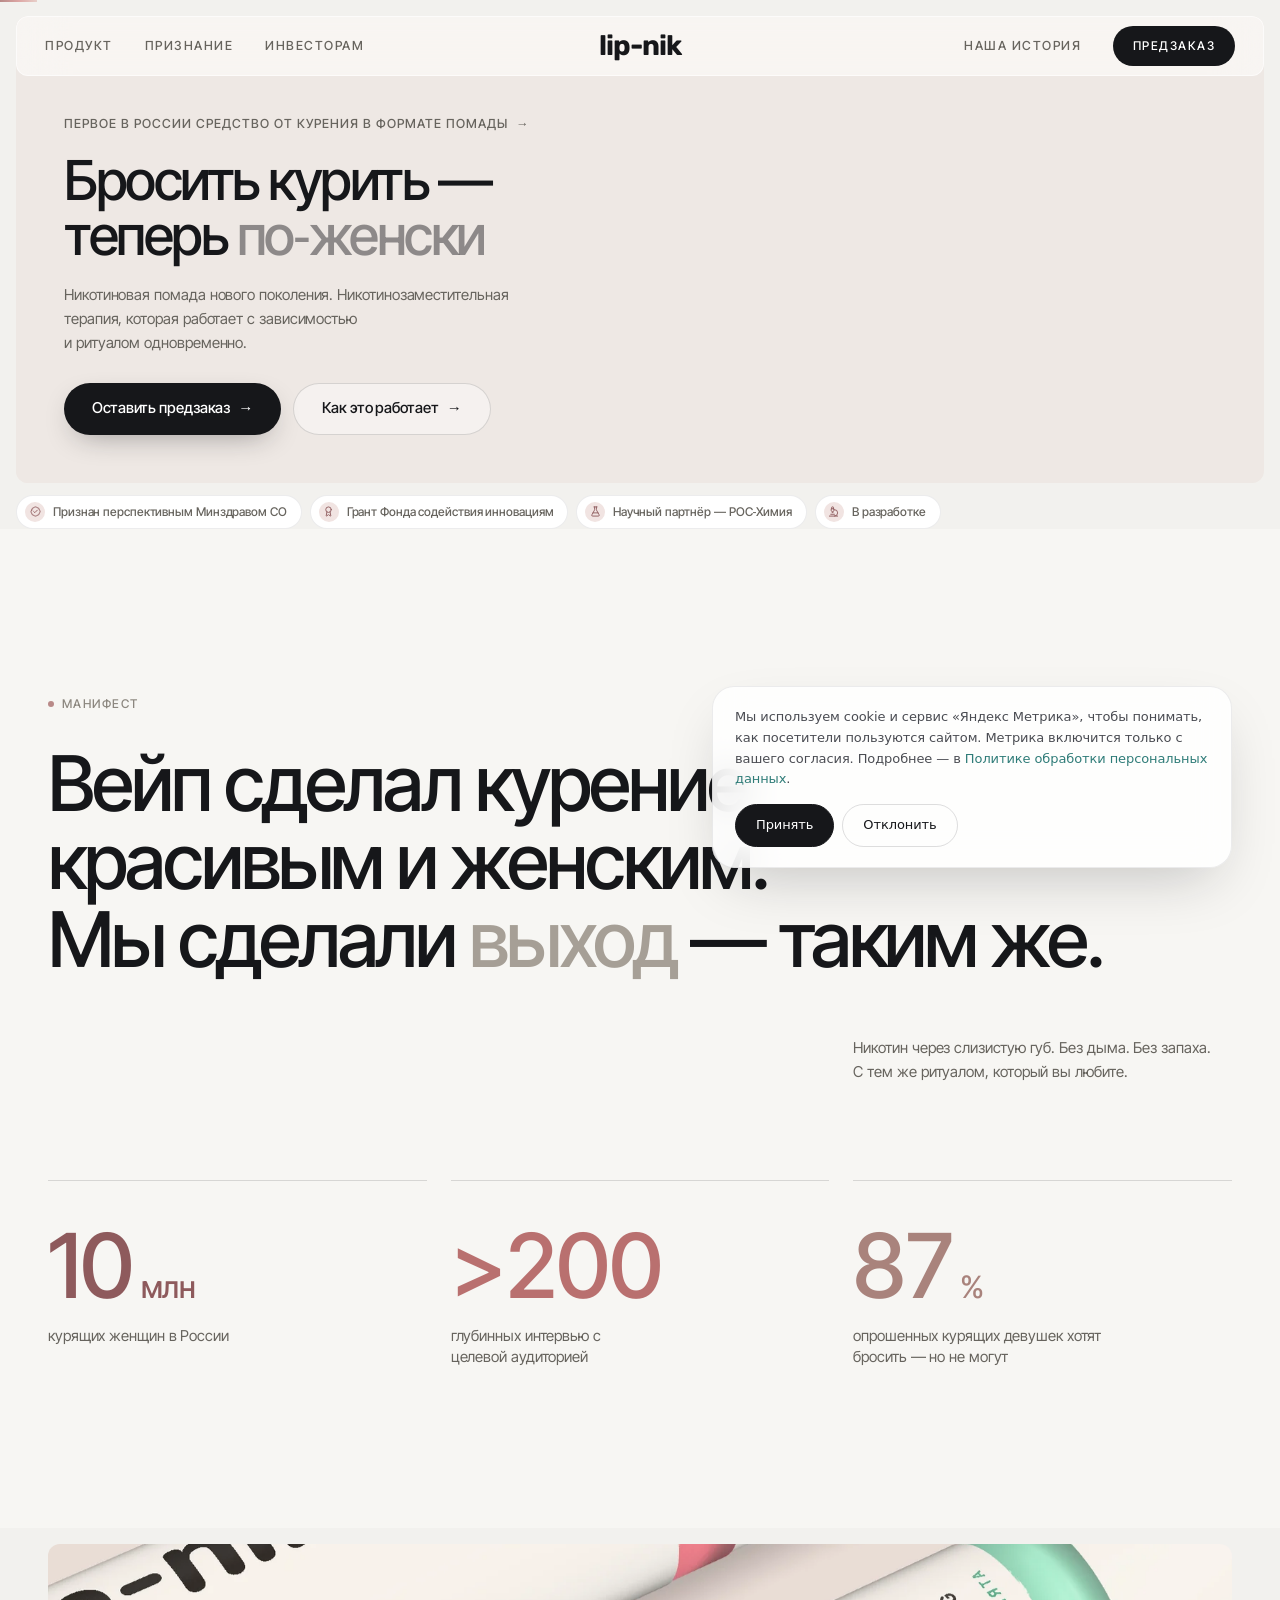
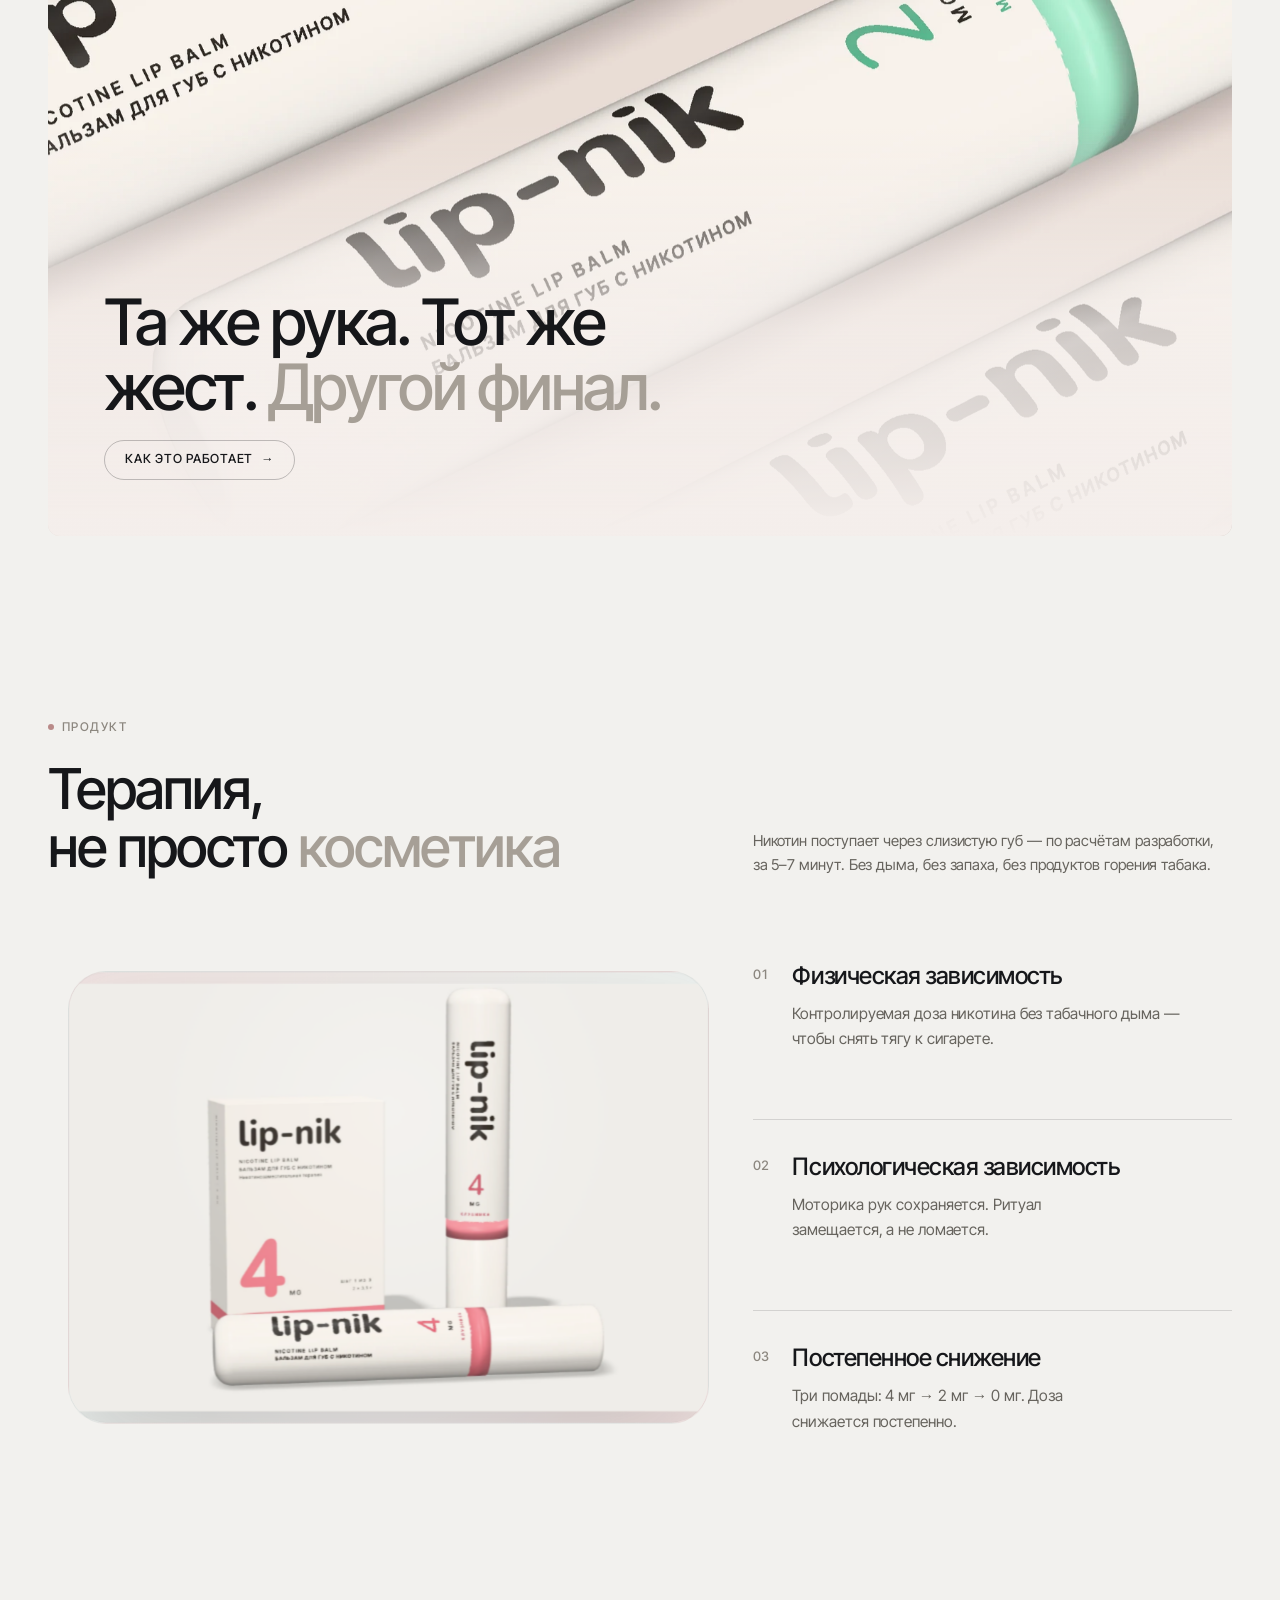
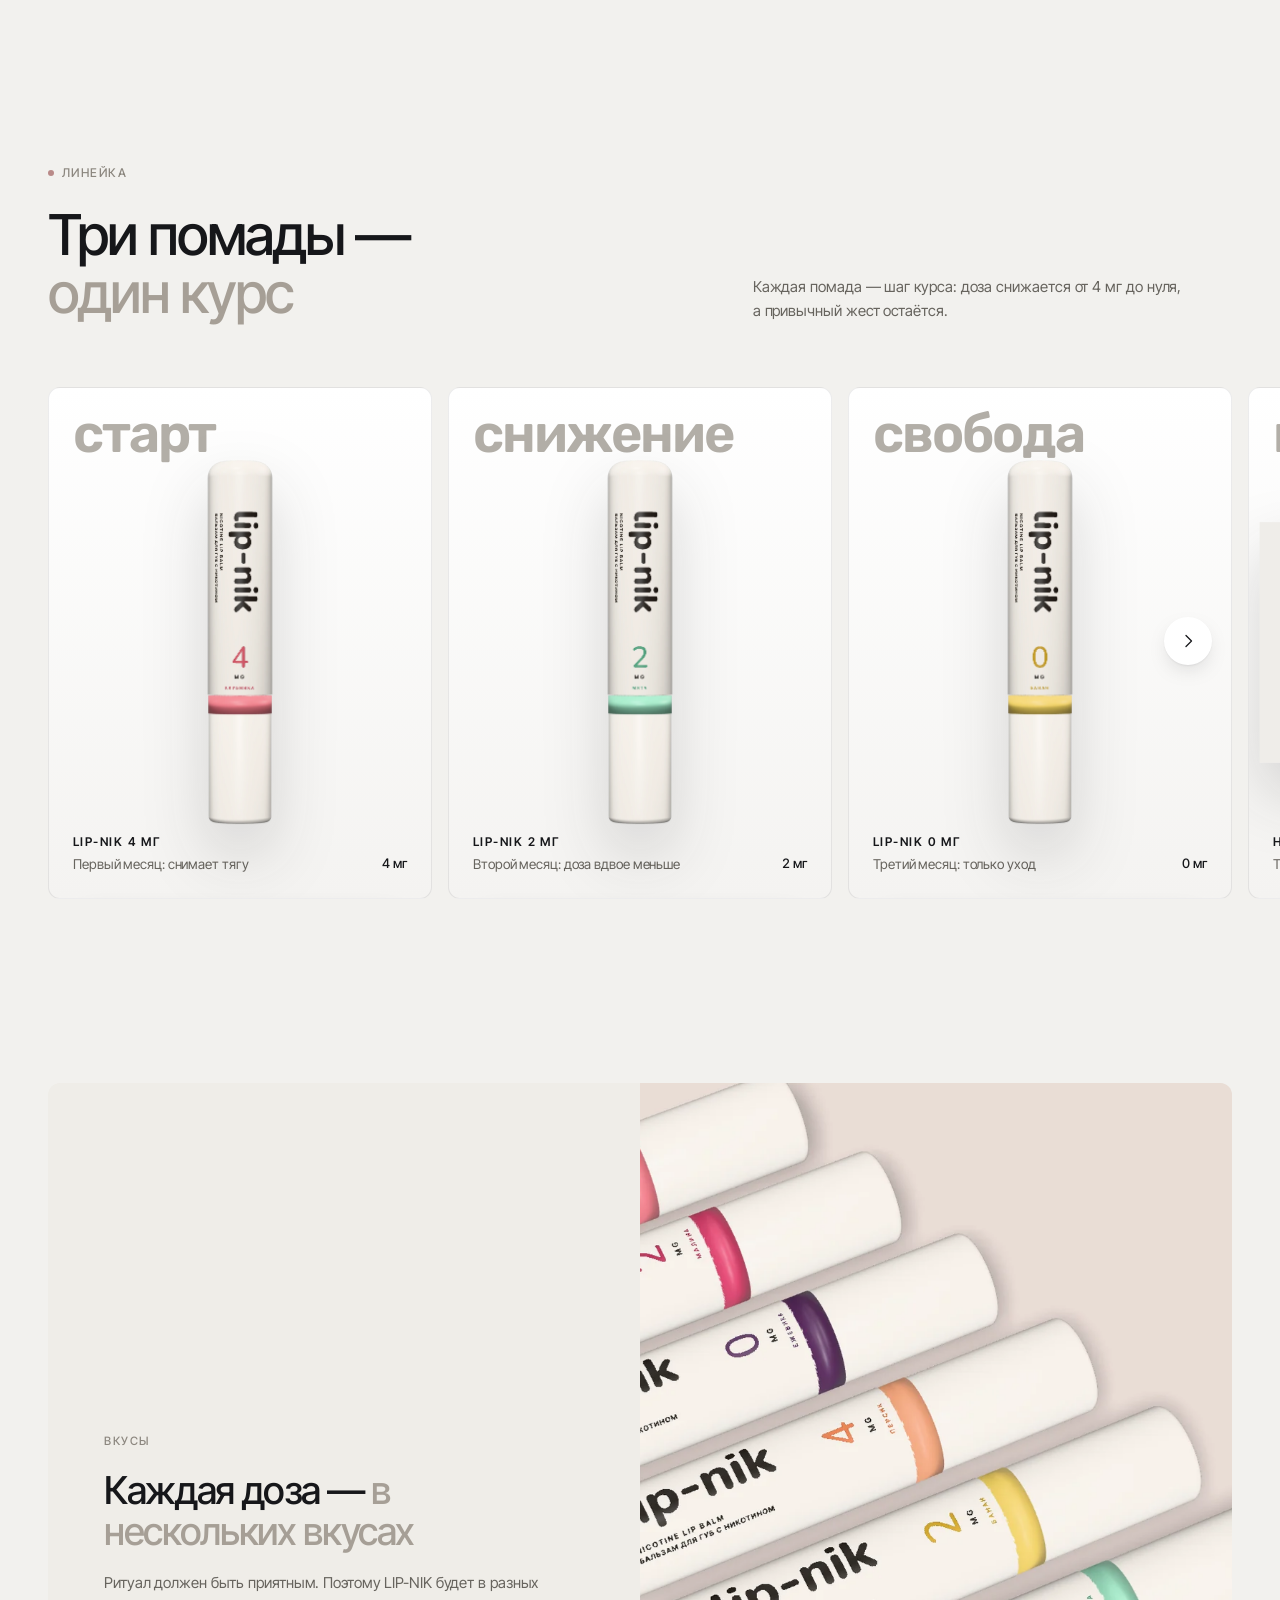
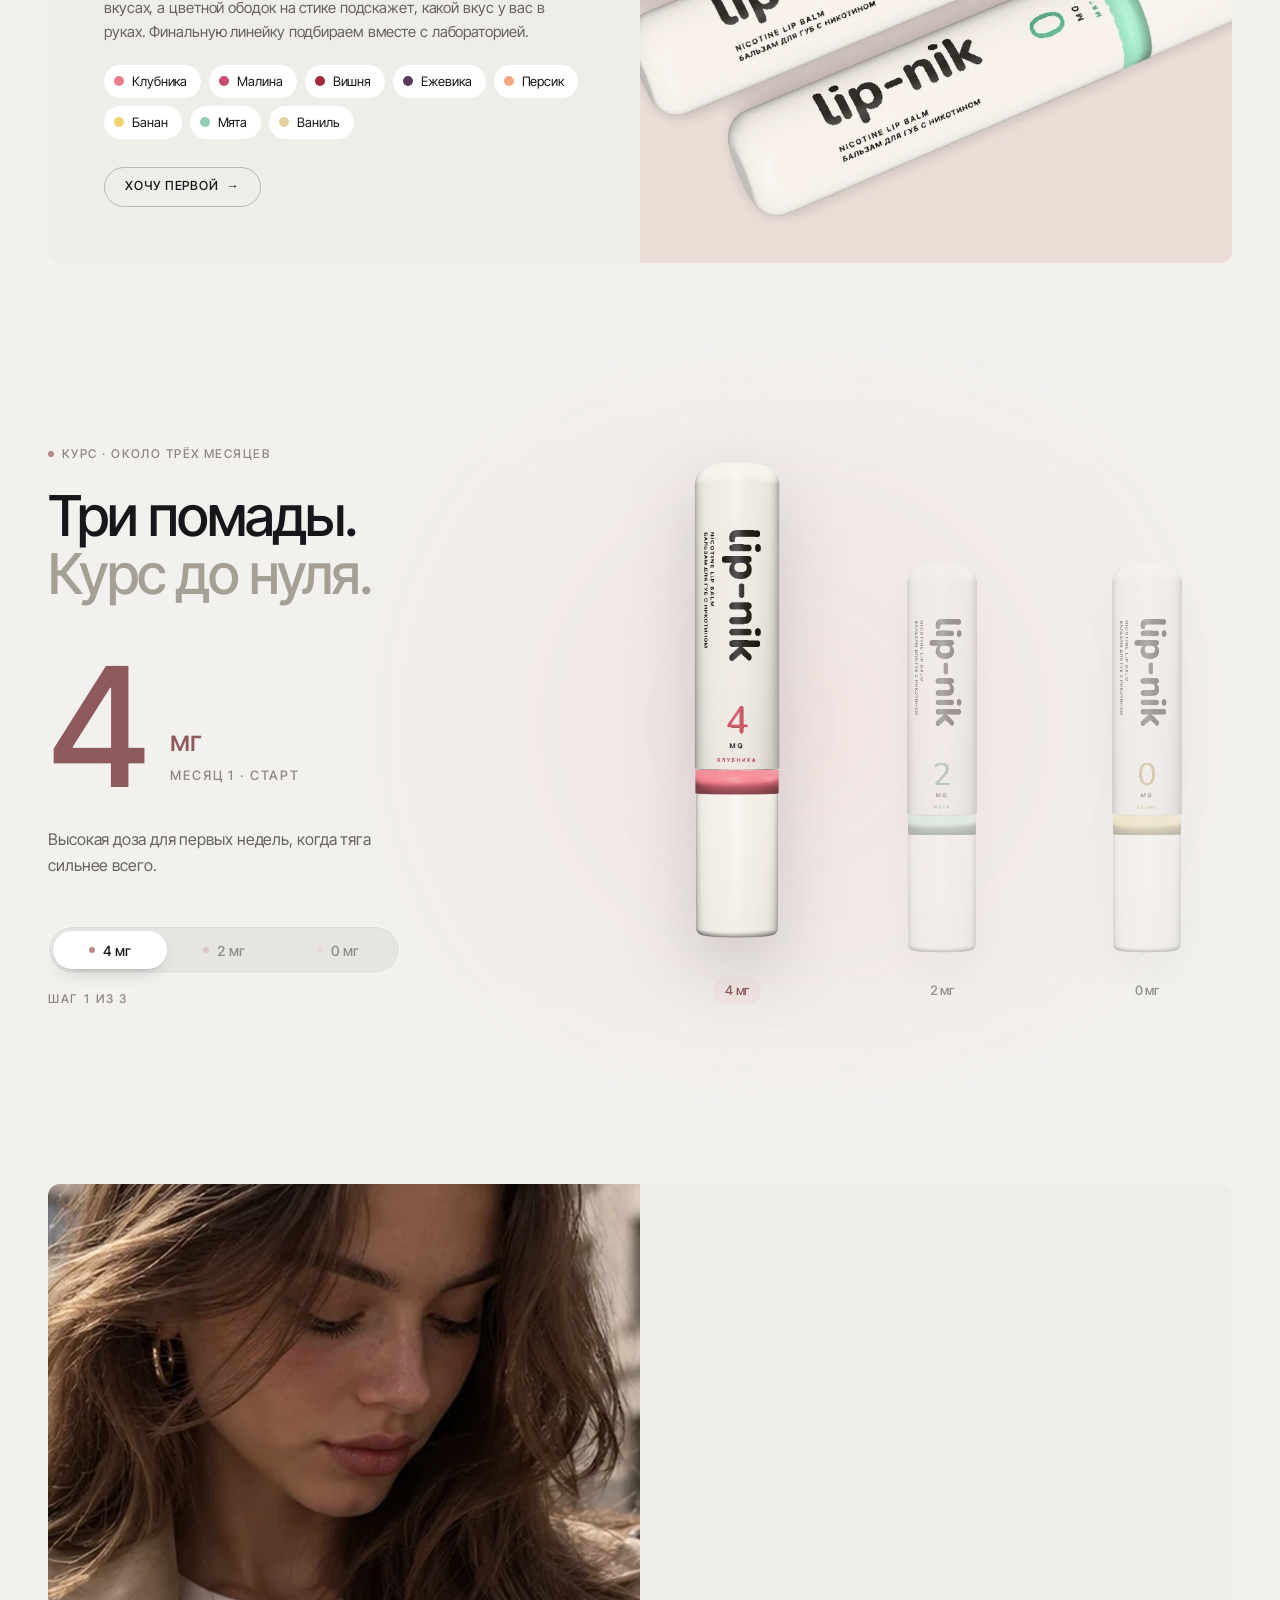
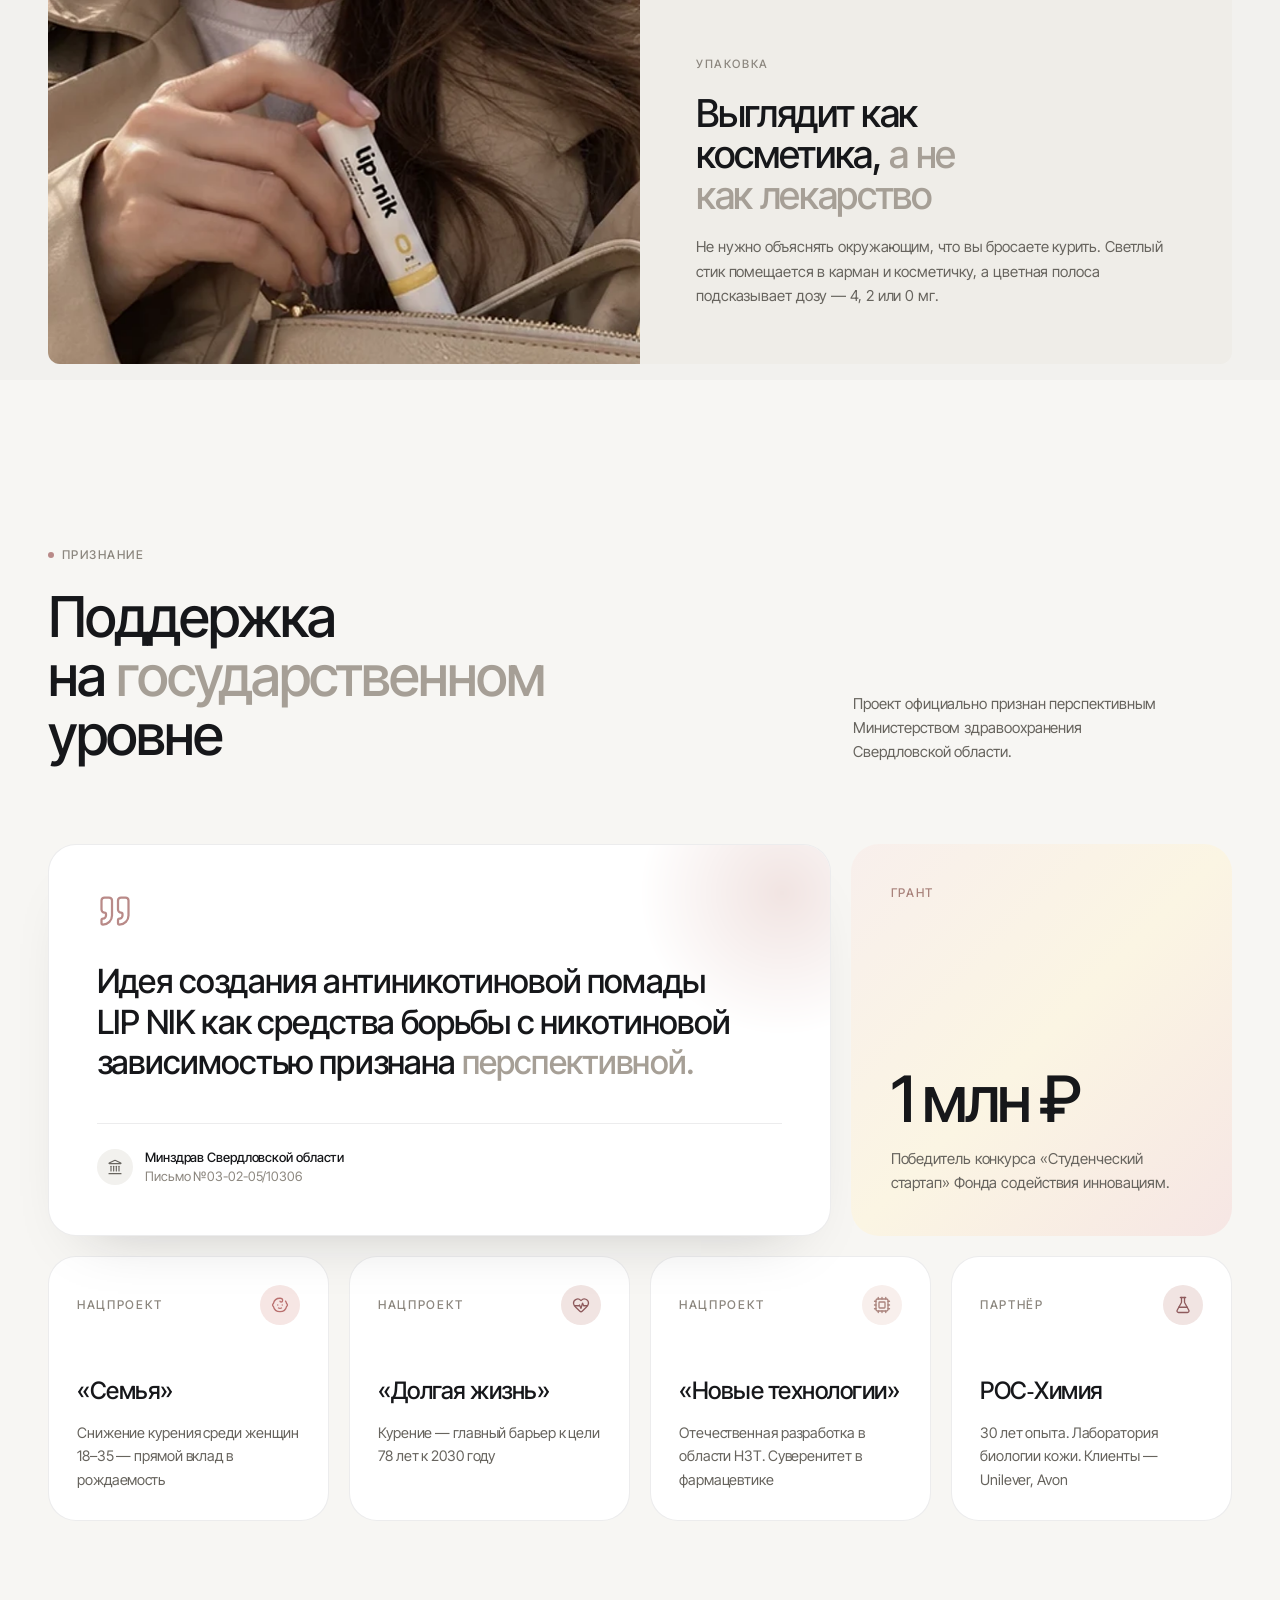
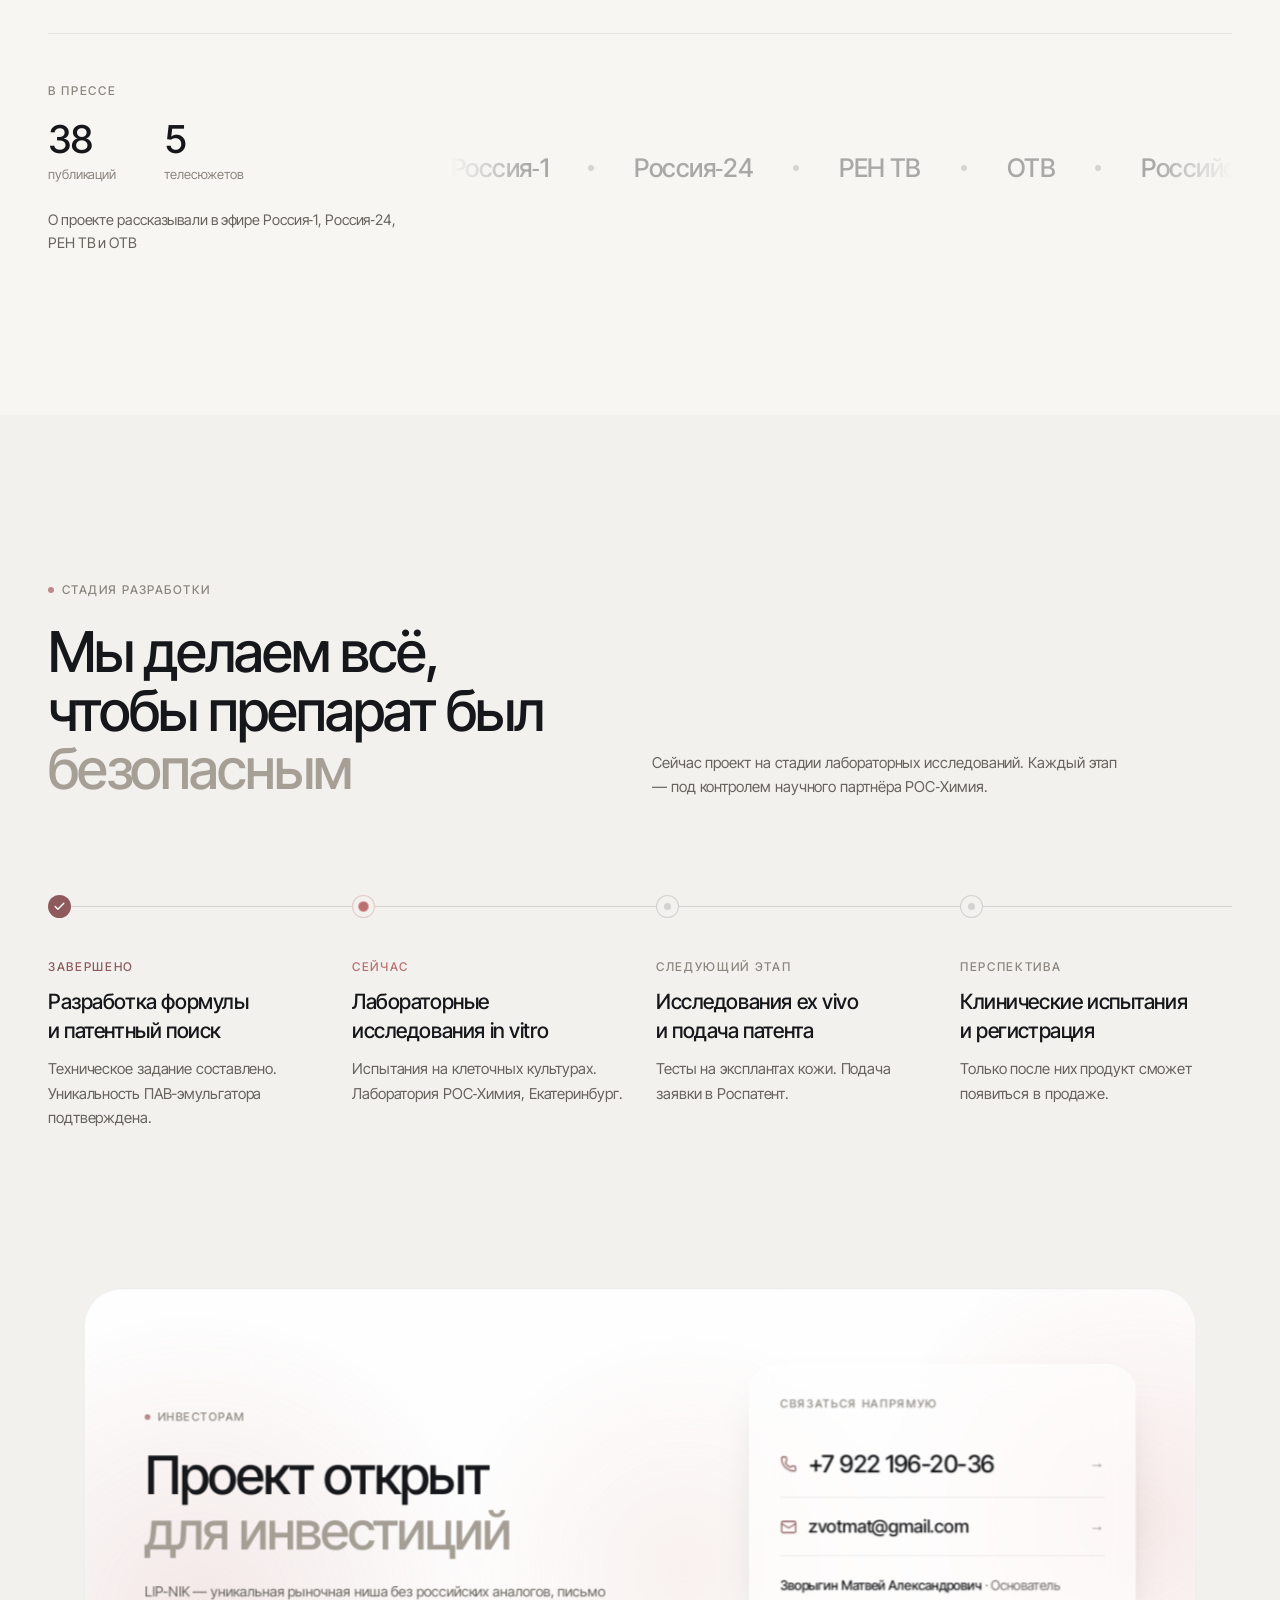
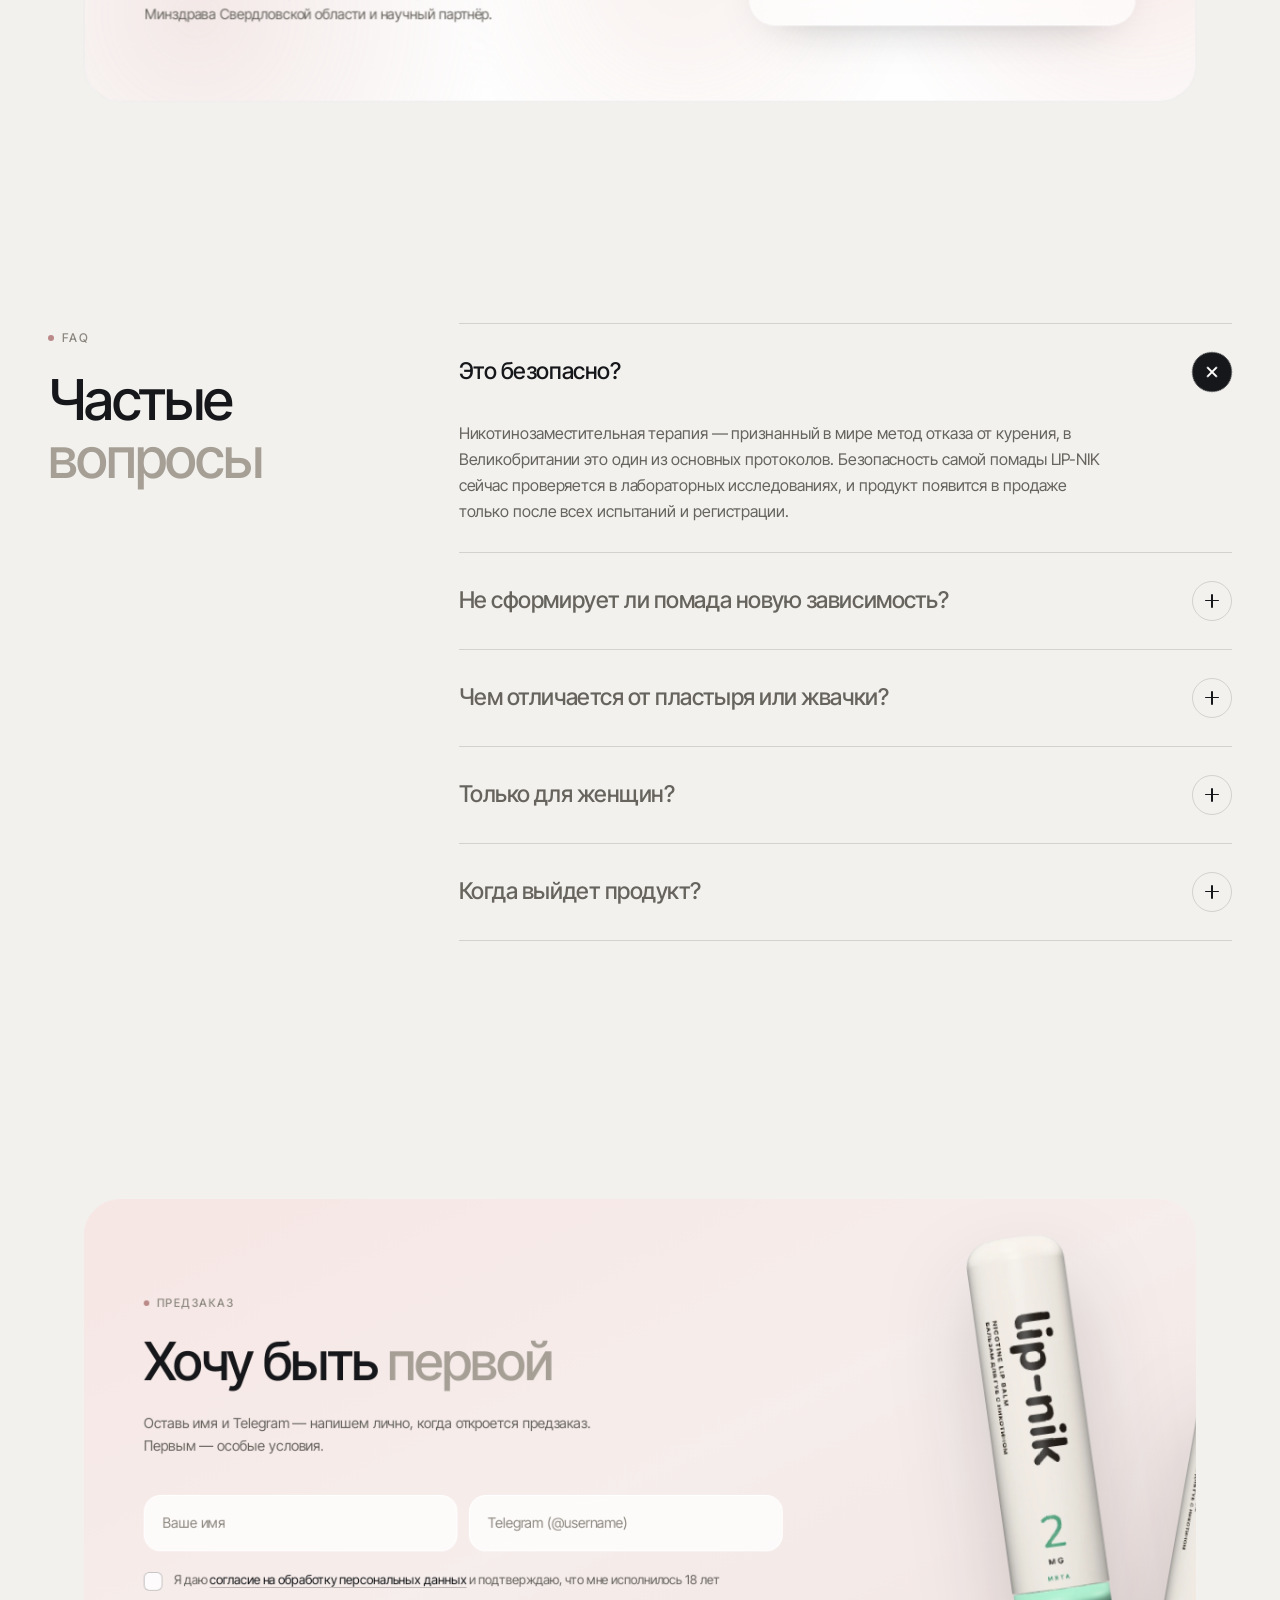
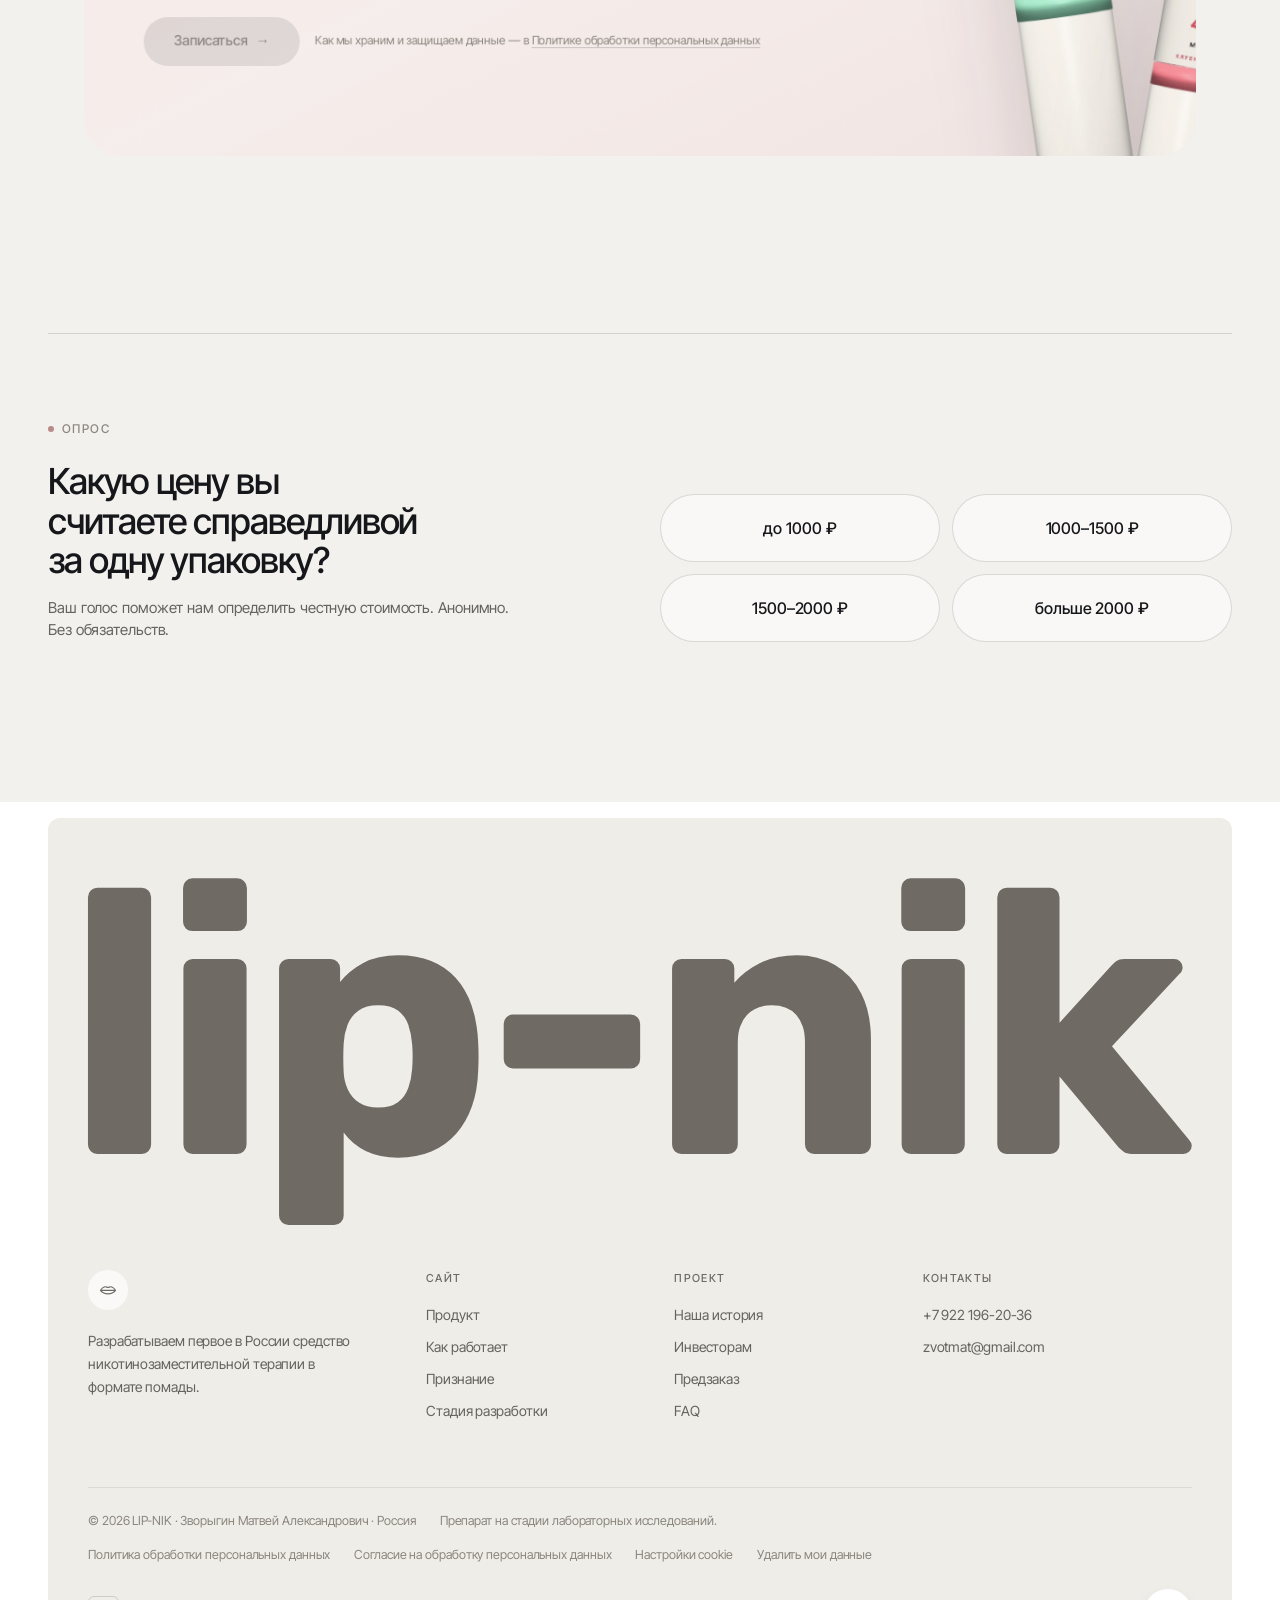
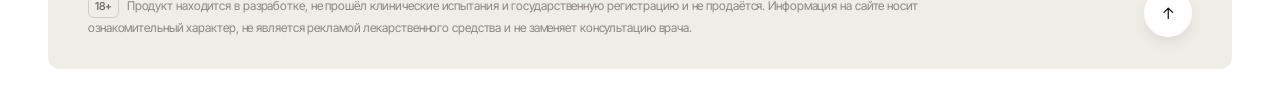
<file: index.html>
<!doctype html>
<html lang="ru">
  <head>
    <meta charset="UTF-8" />
    <meta name="viewport" content="width=device-width, initial-scale=1.0, viewport-fit=cover" />
    <title>LIP-NIK — Никотиновая помада нового поколения</title>
    <meta name="description" content="Разрабатываем первое в России средство никотинозаместительной терапии в формате помады. Работает с зависимостью и ритуалом одновременно." />
    <meta name="theme-color" content="#F2F1EE" />
    <link rel="canonical" href="https://lipnik.ru/" />
    <link rel="icon" type="image/svg+xml" href="./favicon.svg" />
    <meta property="og:type" content="website" />
    <meta property="og:title" content="LIP-NIK — бросить курить теперь по‑женски" />
    <meta property="og:description" content="Первое в России средство никотинозаместительной терапии в формате помады. Продукт в разработке." />
    <meta property="og:image" content="https://lipnik.ru/products.png" />
    <meta property="og:url" content="https://lipnik.ru/" />
    <link rel="preload" as="image" href="./img/stick-1.webp" />
    <link rel="preload" as="image" href="./img/stick-2.webp" />
    <link rel="preload" as="image" href="./img/stick-3.webp" />
    <script type="module" crossorigin src="./assets/index-xlDX8vHw.js"></script>
    <link rel="modulepreload" crossorigin href="./assets/quote-DNeeoaFs.js">
    <link rel="stylesheet" crossorigin href="./assets/quote-CzwLNxRL.css">
  </head>
  <body>
    <div id="root"></div>
    <script src="./assets/consent.js" defer></script>
  </body>
</html>
</file>
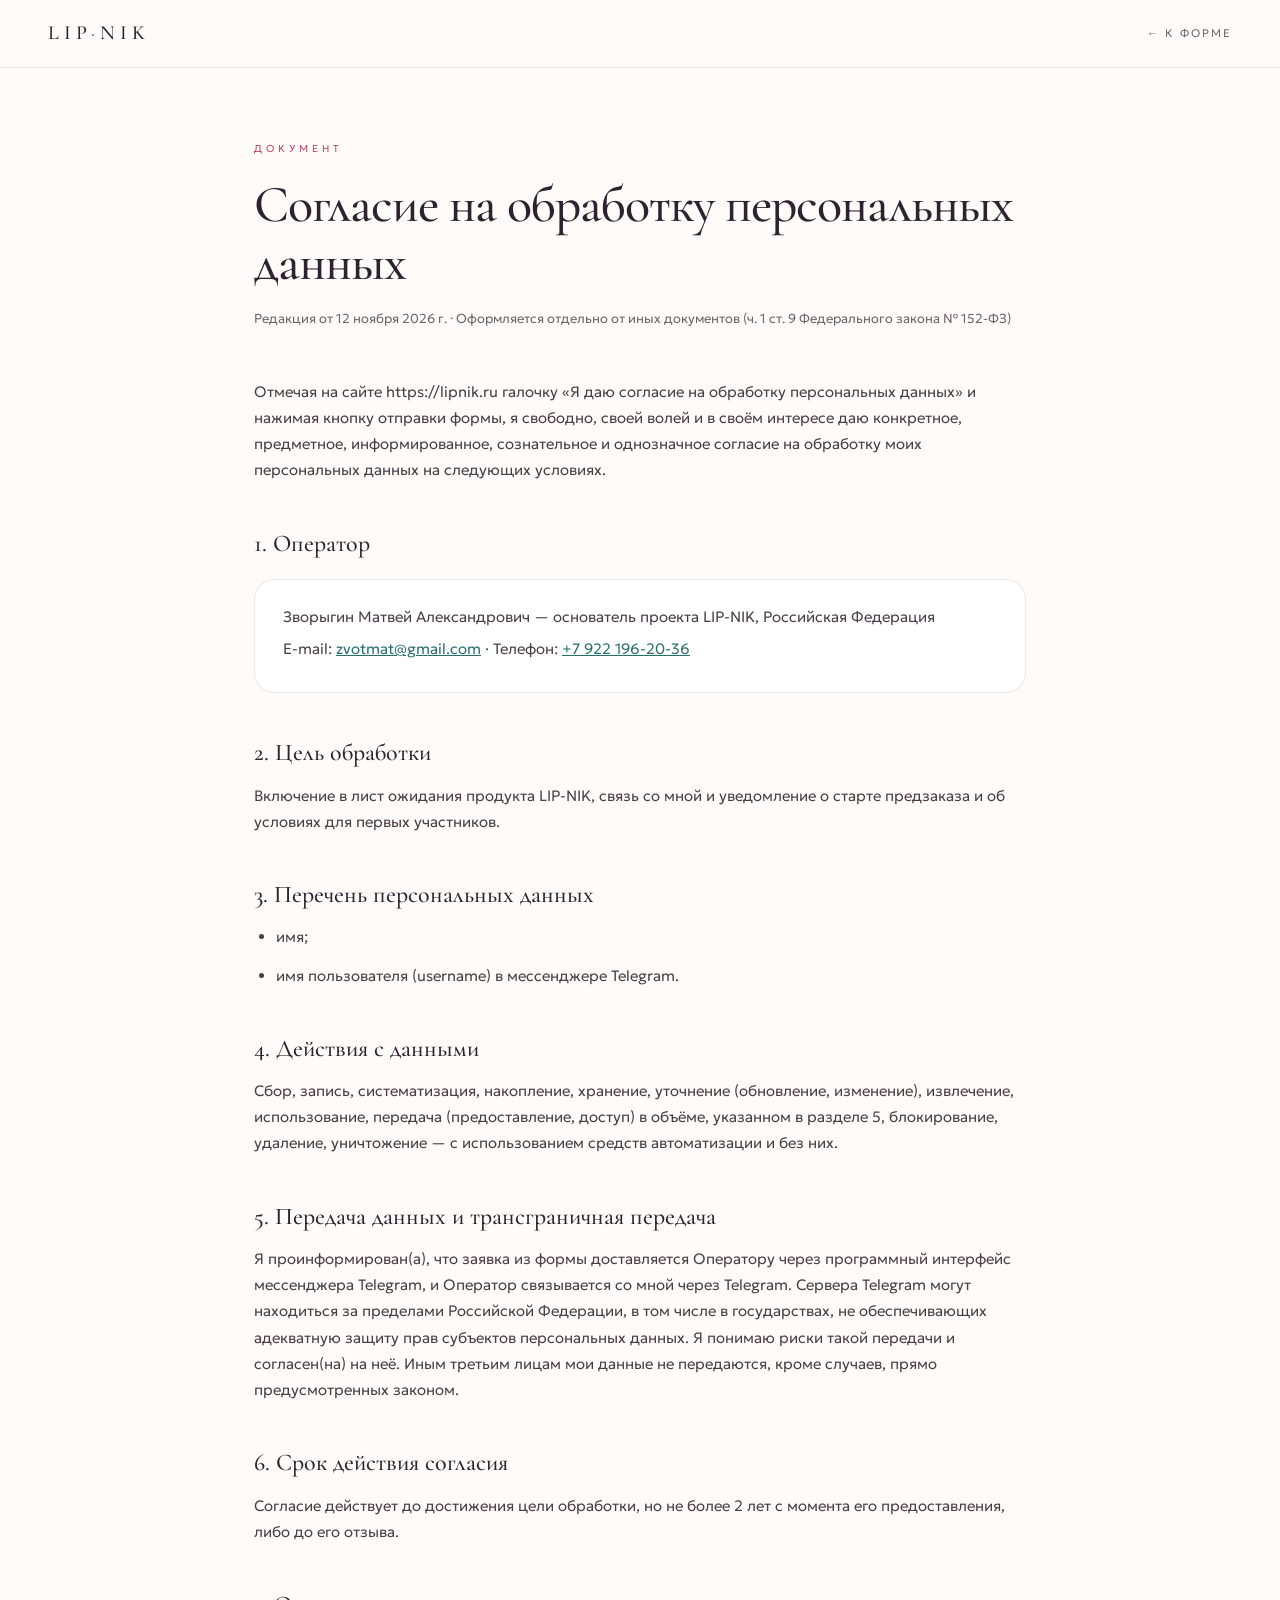
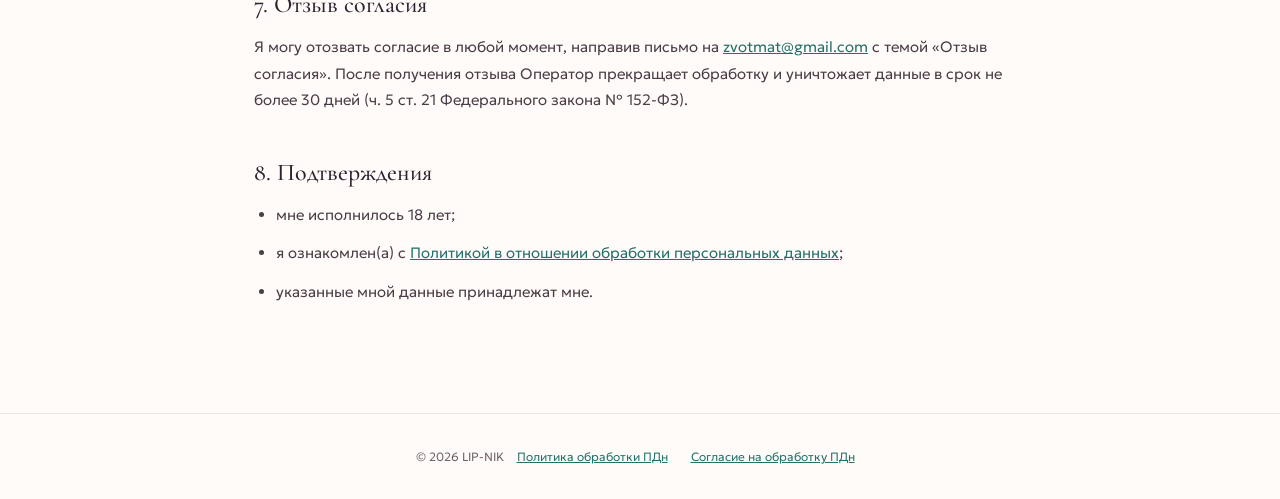
<file: consent.html>
<!DOCTYPE html>
<html lang="ru">
<head>
<meta charset="UTF-8">
<meta name="viewport" content="width=device-width, initial-scale=1.0">
<title>Согласие на обработку персональных данных — LIP-NIK</title>
<meta name="description" content="Согласие на обработку персональных данных посетителя сайта lipnik.ru">
<link rel="canonical" href="https://lipnik.ru/consent.html">
<link rel="stylesheet" href="assets/fonts/fonts.css">
<link rel="stylesheet" href="assets/legal.css">
</head>
<body>
<nav class="lnav">
  <a href="index.html" class="logo">LIP<em>·</em>NIK</a>
  <a href="index.html#preorder" class="back">← К форме</a>
</nav>

<main>
  <p class="eyebrow">Документ</p>
  <h1>Согласие на обработку персональных данных</h1>
  <p class="meta">Редакция от 12 ноября 2026 г. · Оформляется отдельно от иных документов (ч. 1 ст. 9 Федерального закона № 152-ФЗ)</p>

  <p>Отмечая на сайте https://lipnik.ru галочку «Я даю согласие на обработку персональных данных» и нажимая кнопку отправки формы, я свободно, своей волей и в своём интересе даю конкретное, предметное, информированное, сознательное и однозначное согласие на обработку моих персональных данных на следующих условиях.</p>

  <h2>1. Оператор</h2>
  <div class="card">
    <p>Зворыгин Матвей Александрович — основатель проекта LIP-NIK, Российская Федерация</p>
    <p>E-mail: <a href="mailto:zvotmat@gmail.com">zvotmat@gmail.com</a> · Телефон: <a href="tel:+79221962036">+7 922 196-20-36</a></p>
  </div>

  <h2>2. Цель обработки</h2>
  <p>Включение в лист ожидания продукта LIP-NIK, связь со мной и уведомление о старте предзаказа и об условиях для первых участников.</p>

  <h2>3. Перечень персональных данных</h2>
  <ul>
    <li>имя;</li>
    <li>имя пользователя (username) в мессенджере Telegram.</li>
  </ul>

  <h2>4. Действия с данными</h2>
  <p>Сбор, запись, систематизация, накопление, хранение, уточнение (обновление, изменение), извлечение, использование, передача (предоставление, доступ) в объёме, указанном в разделе 5, блокирование, удаление, уничтожение — с использованием средств автоматизации и без них.</p>

  <h2>5. Передача данных и трансграничная передача</h2>
  <p>Я проинформирован(а), что заявка из формы доставляется Оператору через программный интерфейс мессенджера Telegram, и Оператор связывается со мной через Telegram. Сервера Telegram могут находиться за пределами Российской Федерации, в том числе в государствах, не обеспечивающих адекватную защиту прав субъектов персональных данных. Я понимаю риски такой передачи и согласен(на) на неё. Иным третьим лицам мои данные не передаются, кроме случаев, прямо предусмотренных законом.</p>

  <h2>6. Срок действия согласия</h2>
  <p>Согласие действует до достижения цели обработки, но не более 2 лет с момента его предоставления, либо до его отзыва.</p>

  <h2>7. Отзыв согласия</h2>
  <p>Я могу отозвать согласие в любой момент, направив письмо на <a href="mailto:zvotmat@gmail.com">zvotmat@gmail.com</a> с темой «Отзыв согласия». После получения отзыва Оператор прекращает обработку и уничтожает данные в срок не более 30 дней (ч. 5 ст. 21 Федерального закона № 152-ФЗ).</p>

  <h2>8. Подтверждения</h2>
  <ul>
    <li>мне исполнилось 18 лет;</li>
    <li>я ознакомлен(а) с <a href="privacy.html">Политикой в отношении обработки персональных данных</a>;</li>
    <li>указанные мной данные принадлежат мне.</li>
  </ul>
</main>

<footer>
  © 2026 LIP-NIK
  <a href="privacy.html">Политика обработки ПДн</a>
  <a href="consent.html">Согласие на обработку ПДн</a>
</footer>
</body>
</html>
</file>
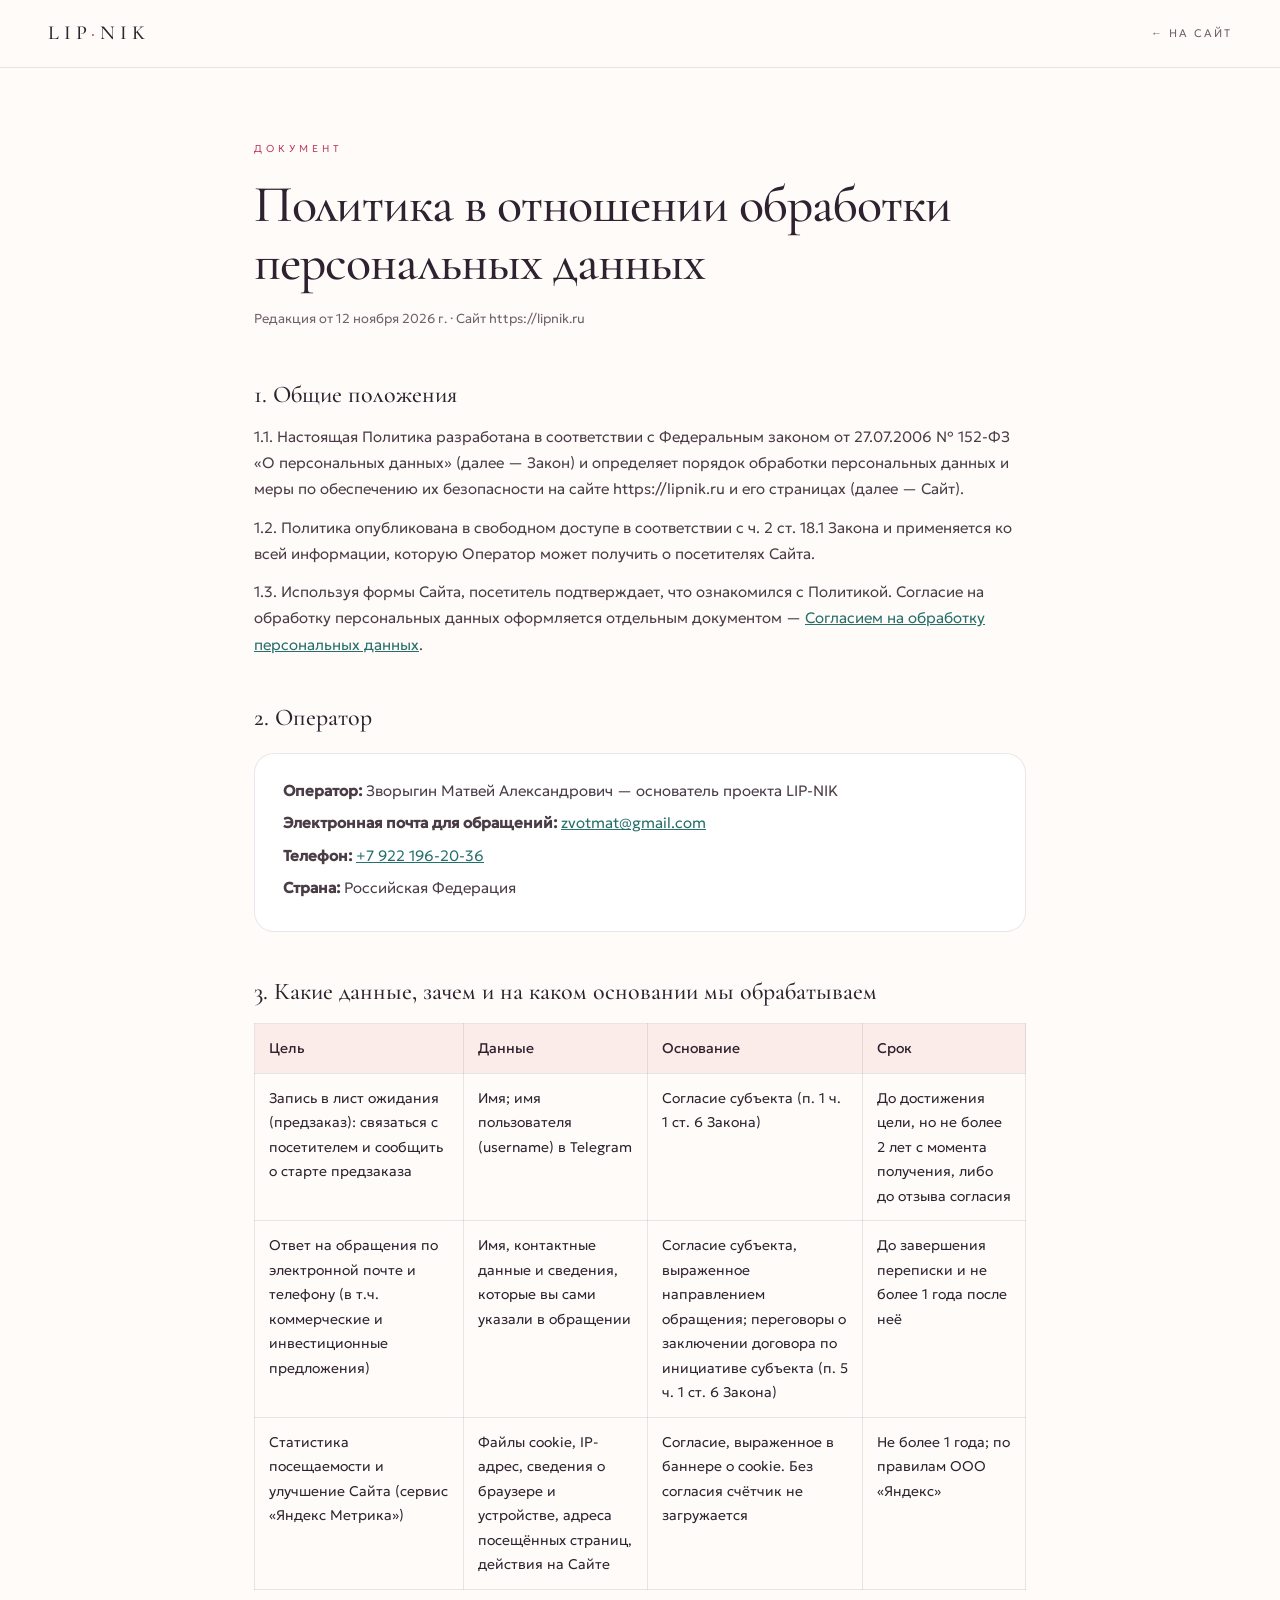
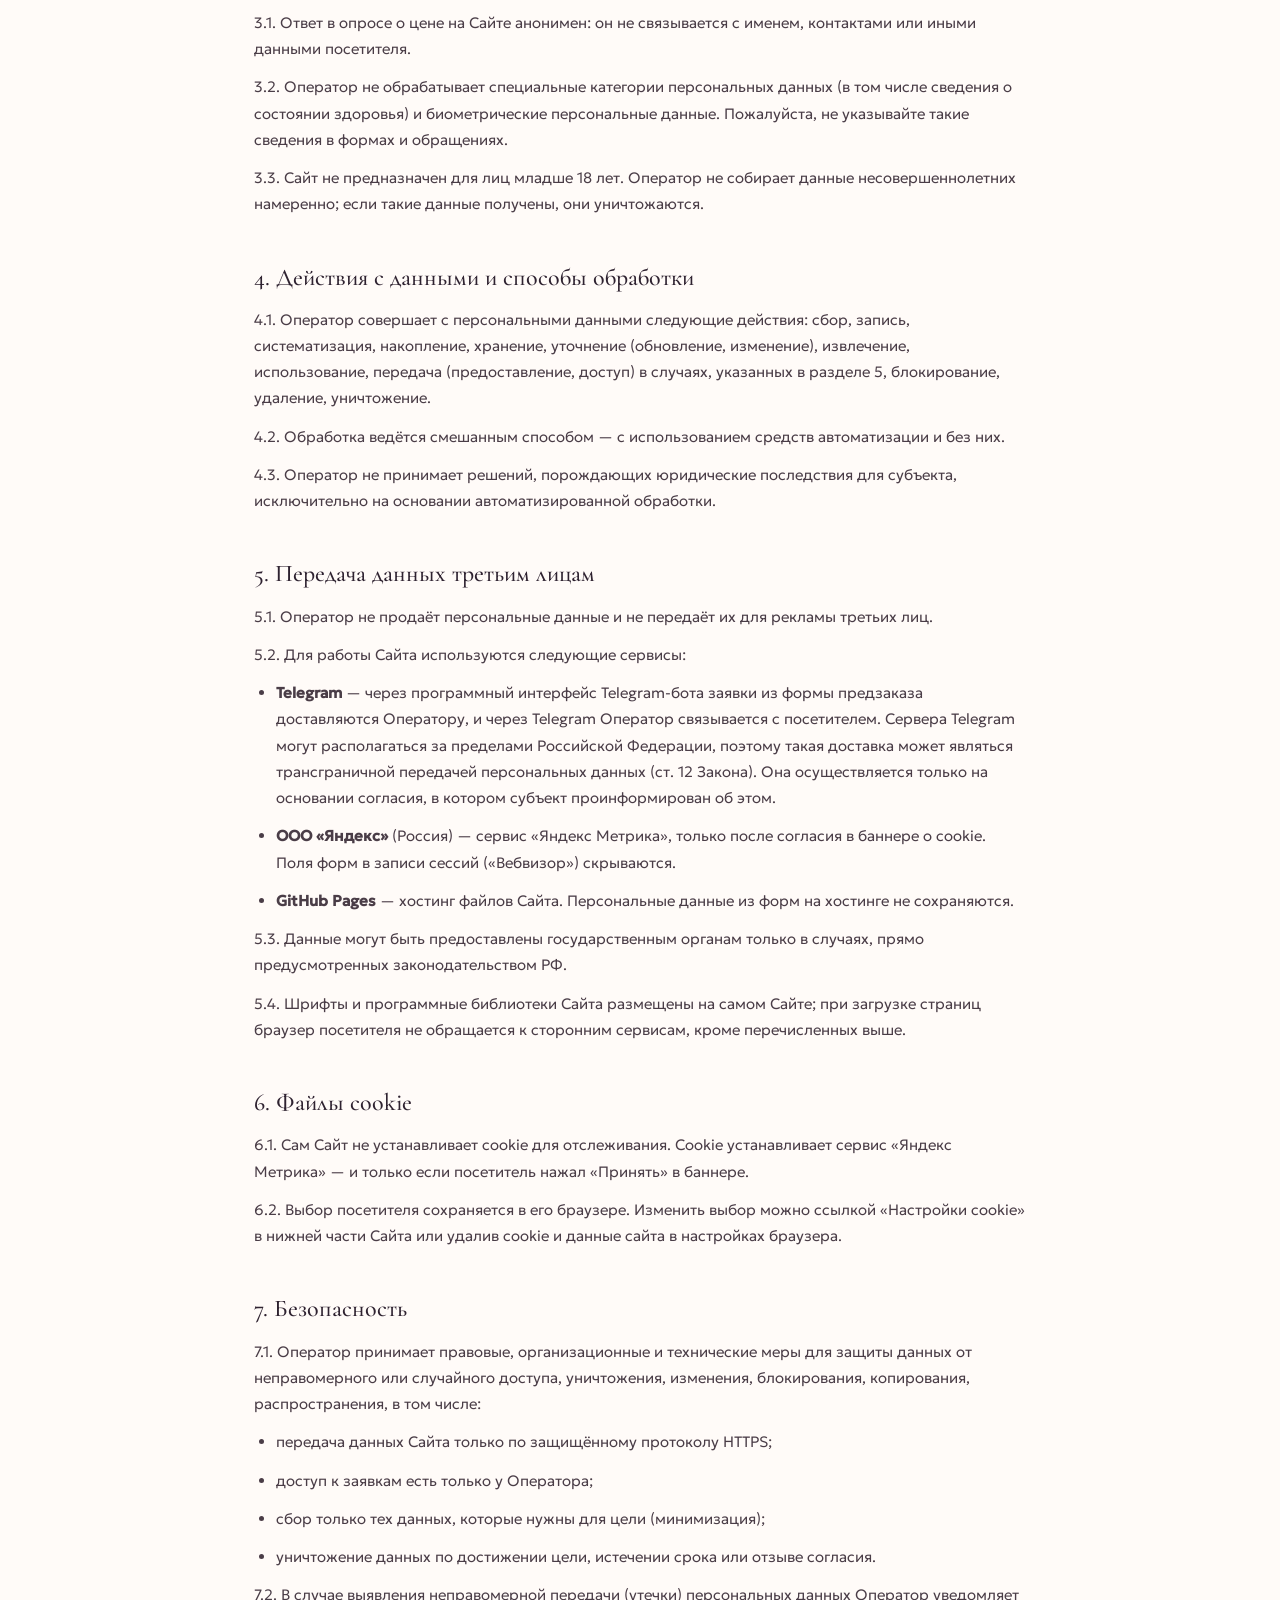
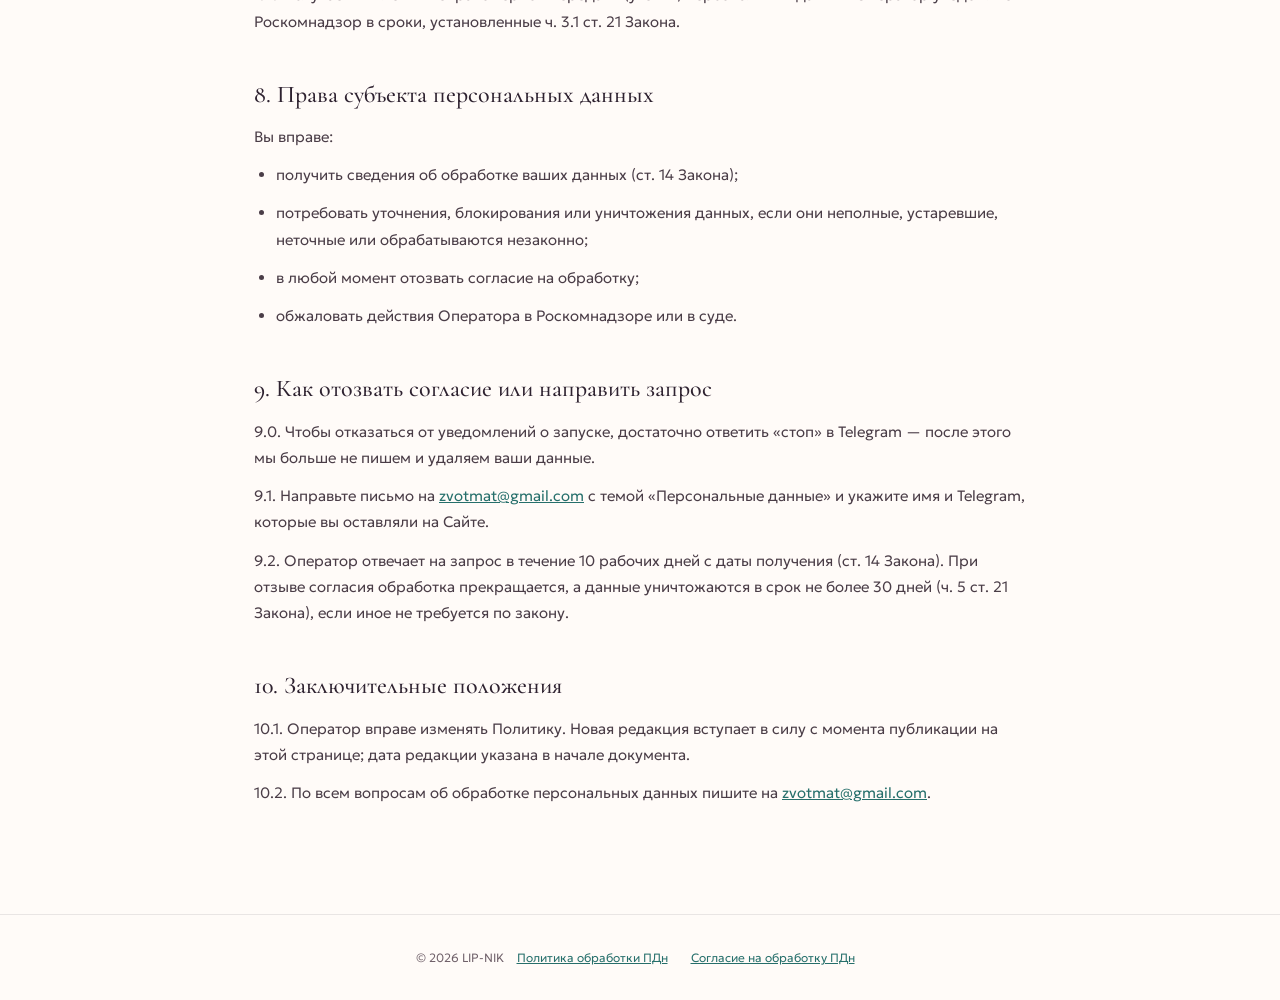
<file: privacy.html>
<!DOCTYPE html>
<html lang="ru">
<head>
<meta charset="UTF-8">
<meta name="viewport" content="width=device-width, initial-scale=1.0">
<title>Политика обработки персональных данных — LIP-NIK</title>
<meta name="description" content="Политика в отношении обработки персональных данных на сайте lipnik.ru">
<link rel="canonical" href="https://lipnik.ru/privacy.html">
<link rel="stylesheet" href="assets/fonts/fonts.css">
<link rel="stylesheet" href="assets/legal.css">
</head>
<body>
<nav class="lnav">
  <a href="index.html" class="logo">LIP<em>·</em>NIK</a>
  <a href="index.html" class="back">← На сайт</a>
</nav>

<main>
  <p class="eyebrow">Документ</p>
  <h1>Политика в отношении обработки персональных данных</h1>
  <p class="meta">Редакция от 12 ноября 2026 г. · Сайт https://lipnik.ru</p>

  <h2>1. Общие положения</h2>
  <p>1.1. Настоящая Политика разработана в соответствии с Федеральным законом от 27.07.2006 № 152-ФЗ «О персональных данных» (далее — Закон) и определяет порядок обработки персональных данных и меры по обеспечению их безопасности на сайте https://lipnik.ru и его страницах (далее — Сайт).</p>
  <p>1.2. Политика опубликована в свободном доступе в соответствии с ч. 2 ст. 18.1 Закона и применяется ко всей информации, которую Оператор может получить о посетителях Сайта.</p>
  <p>1.3. Используя формы Сайта, посетитель подтверждает, что ознакомился с Политикой. Согласие на обработку персональных данных оформляется отдельным документом — <a href="consent.html">Согласием на обработку персональных данных</a>.</p>

  <h2>2. Оператор</h2>
  <div class="card">
    <p><strong>Оператор:</strong> Зворыгин Матвей Александрович — основатель проекта LIP-NIK</p>
    <p><strong>Электронная почта для обращений:</strong> <a href="mailto:zvotmat@gmail.com">zvotmat@gmail.com</a></p>
    <p><strong>Телефон:</strong> <a href="tel:+79221962036">+7 922 196-20-36</a></p>
    <p><strong>Страна:</strong> Российская Федерация</p>
  </div>

  <h2>3. Какие данные, зачем и на каком основании мы обрабатываем</h2>
  <table>
    <thead><tr><th>Цель</th><th>Данные</th><th>Основание</th><th>Срок</th></tr></thead>
    <tbody>
      <tr>
        <td data-l="Цель">Запись в лист ожидания (предзаказ): связаться с посетителем и сообщить о старте предзаказа</td>
        <td data-l="Данные">Имя; имя пользователя (username) в Telegram</td>
        <td data-l="Основание">Согласие субъекта (п. 1 ч. 1 ст. 6 Закона)</td>
        <td data-l="Срок">До достижения цели, но не более 2 лет с момента получения, либо до отзыва согласия</td>
      </tr>
      <tr>
        <td data-l="Цель">Ответ на обращения по электронной почте и телефону (в т.ч. коммерческие и инвестиционные предложения)</td>
        <td data-l="Данные">Имя, контактные данные и сведения, которые вы сами указали в обращении</td>
        <td data-l="Основание">Согласие субъекта, выраженное направлением обращения; переговоры о заключении договора по инициативе субъекта (п. 5 ч. 1 ст. 6 Закона)</td>
        <td data-l="Срок">До завершения переписки и не более 1 года после неё</td>
      </tr>
      <tr>
        <td data-l="Цель">Статистика посещаемости и улучшение Сайта (сервис «Яндекс Метрика»)</td>
        <td data-l="Данные">Файлы cookie, IP-адрес, сведения о браузере и устройстве, адреса посещённых страниц, действия на Сайте</td>
        <td data-l="Основание">Согласие, выраженное в баннере о cookie. Без согласия счётчик не загружается</td>
        <td data-l="Срок">Не более 1 года; по правилам ООО «Яндекс»</td>
      </tr>
    </tbody>
  </table>
  <p>3.1. Ответ в опросе о цене на Сайте анонимен: он не связывается с именем, контактами или иными данными посетителя.</p>
  <p>3.2. Оператор не обрабатывает специальные категории персональных данных (в том числе сведения о состоянии здоровья) и биометрические персональные данные. Пожалуйста, не указывайте такие сведения в формах и обращениях.</p>
  <p>3.3. Сайт не предназначен для лиц младше 18 лет. Оператор не собирает данные несовершеннолетних намеренно; если такие данные получены, они уничтожаются.</p>

  <h2>4. Действия с данными и способы обработки</h2>
  <p>4.1. Оператор совершает с персональными данными следующие действия: сбор, запись, систематизация, накопление, хранение, уточнение (обновление, изменение), извлечение, использование, передача (предоставление, доступ) в случаях, указанных в разделе 5, блокирование, удаление, уничтожение.</p>
  <p>4.2. Обработка ведётся смешанным способом — с использованием средств автоматизации и без них.</p>
  <p>4.3. Оператор не принимает решений, порождающих юридические последствия для субъекта, исключительно на основании автоматизированной обработки.</p>

  <h2>5. Передача данных третьим лицам</h2>
  <p>5.1. Оператор не продаёт персональные данные и не передаёт их для рекламы третьих лиц.</p>
  <p>5.2. Для работы Сайта используются следующие сервисы:</p>
  <ul>
    <li><strong>Telegram</strong> — через программный интерфейс Telegram-бота заявки из формы предзаказа доставляются Оператору, и через Telegram Оператор связывается с посетителем. Сервера Telegram могут располагаться за пределами Российской Федерации, поэтому такая доставка может являться трансграничной передачей персональных данных (ст. 12 Закона). Она осуществляется только на основании согласия, в котором субъект проинформирован об этом.</li>
    <li><strong>ООО «Яндекс»</strong> (Россия) — сервис «Яндекс Метрика», только после согласия в баннере о cookie. Поля форм в записи сессий («Вебвизор») скрываются.</li>
    <li><strong>GitHub Pages</strong> — хостинг файлов Сайта. Персональные данные из форм на хостинге не сохраняются.</li>
  </ul>
  <p>5.3. Данные могут быть предоставлены государственным органам только в случаях, прямо предусмотренных законодательством РФ.</p>
  <p>5.4. Шрифты и программные библиотеки Сайта размещены на самом Сайте; при загрузке страниц браузер посетителя не обращается к сторонним сервисам, кроме перечисленных выше.</p>

  <h2>6. Файлы cookie</h2>
  <p>6.1. Сам Сайт не устанавливает cookie для отслеживания. Cookie устанавливает сервис «Яндекс Метрика» — и только если посетитель нажал «Принять» в баннере.</p>
  <p>6.2. Выбор посетителя сохраняется в его браузере. Изменить выбор можно ссылкой «Настройки cookie» в нижней части Сайта или удалив cookie и данные сайта в настройках браузера.</p>

  <h2>7. Безопасность</h2>
  <p>7.1. Оператор принимает правовые, организационные и технические меры для защиты данных от неправомерного или случайного доступа, уничтожения, изменения, блокирования, копирования, распространения, в том числе:</p>
  <ul>
    <li>передача данных Сайта только по защищённому протоколу HTTPS;</li>
    <li>доступ к заявкам есть только у Оператора;</li>
    <li>сбор только тех данных, которые нужны для цели (минимизация);</li>
    <li>уничтожение данных по достижении цели, истечении срока или отзыве согласия.</li>
  </ul>
  <p>7.2. В случае выявления неправомерной передачи (утечки) персональных данных Оператор уведомляет Роскомнадзор в сроки, установленные ч. 3.1 ст. 21 Закона.</p>

  <h2>8. Права субъекта персональных данных</h2>
  <p>Вы вправе:</p>
  <ul>
    <li>получить сведения об обработке ваших данных (ст. 14 Закона);</li>
    <li>потребовать уточнения, блокирования или уничтожения данных, если они неполные, устаревшие, неточные или обрабатываются незаконно;</li>
    <li>в любой момент отозвать согласие на обработку;</li>
    <li>обжаловать действия Оператора в Роскомнадзоре или в суде.</li>
  </ul>

  <h2>9. Как отозвать согласие или направить запрос</h2>
  <p>9.0. Чтобы отказаться от уведомлений о запуске, достаточно ответить «стоп» в Telegram — после этого мы больше не пишем и удаляем ваши данные.</p>
  <p>9.1. Направьте письмо на <a href="mailto:zvotmat@gmail.com">zvotmat@gmail.com</a> с темой «Персональные данные» и укажите имя и Telegram, которые вы оставляли на Сайте.</p>
  <p>9.2. Оператор отвечает на запрос в течение 10 рабочих дней с даты получения (ст. 14 Закона). При отзыве согласия обработка прекращается, а данные уничтожаются в срок не более 30 дней (ч. 5 ст. 21 Закона), если иное не требуется по закону.</p>

  <h2>10. Заключительные положения</h2>
  <p>10.1. Оператор вправе изменять Политику. Новая редакция вступает в силу с момента публикации на этой странице; дата редакции указана в начале документа.</p>
  <p>10.2. По всем вопросам об обработке персональных данных пишите на <a href="mailto:zvotmat@gmail.com">zvotmat@gmail.com</a>.</p>
</main>

<footer>
  © 2026 LIP-NIK
  <a href="privacy.html">Политика обработки ПДн</a>
  <a href="consent.html">Согласие на обработку ПДн</a>
</footer>
</body>
</html>
</file>
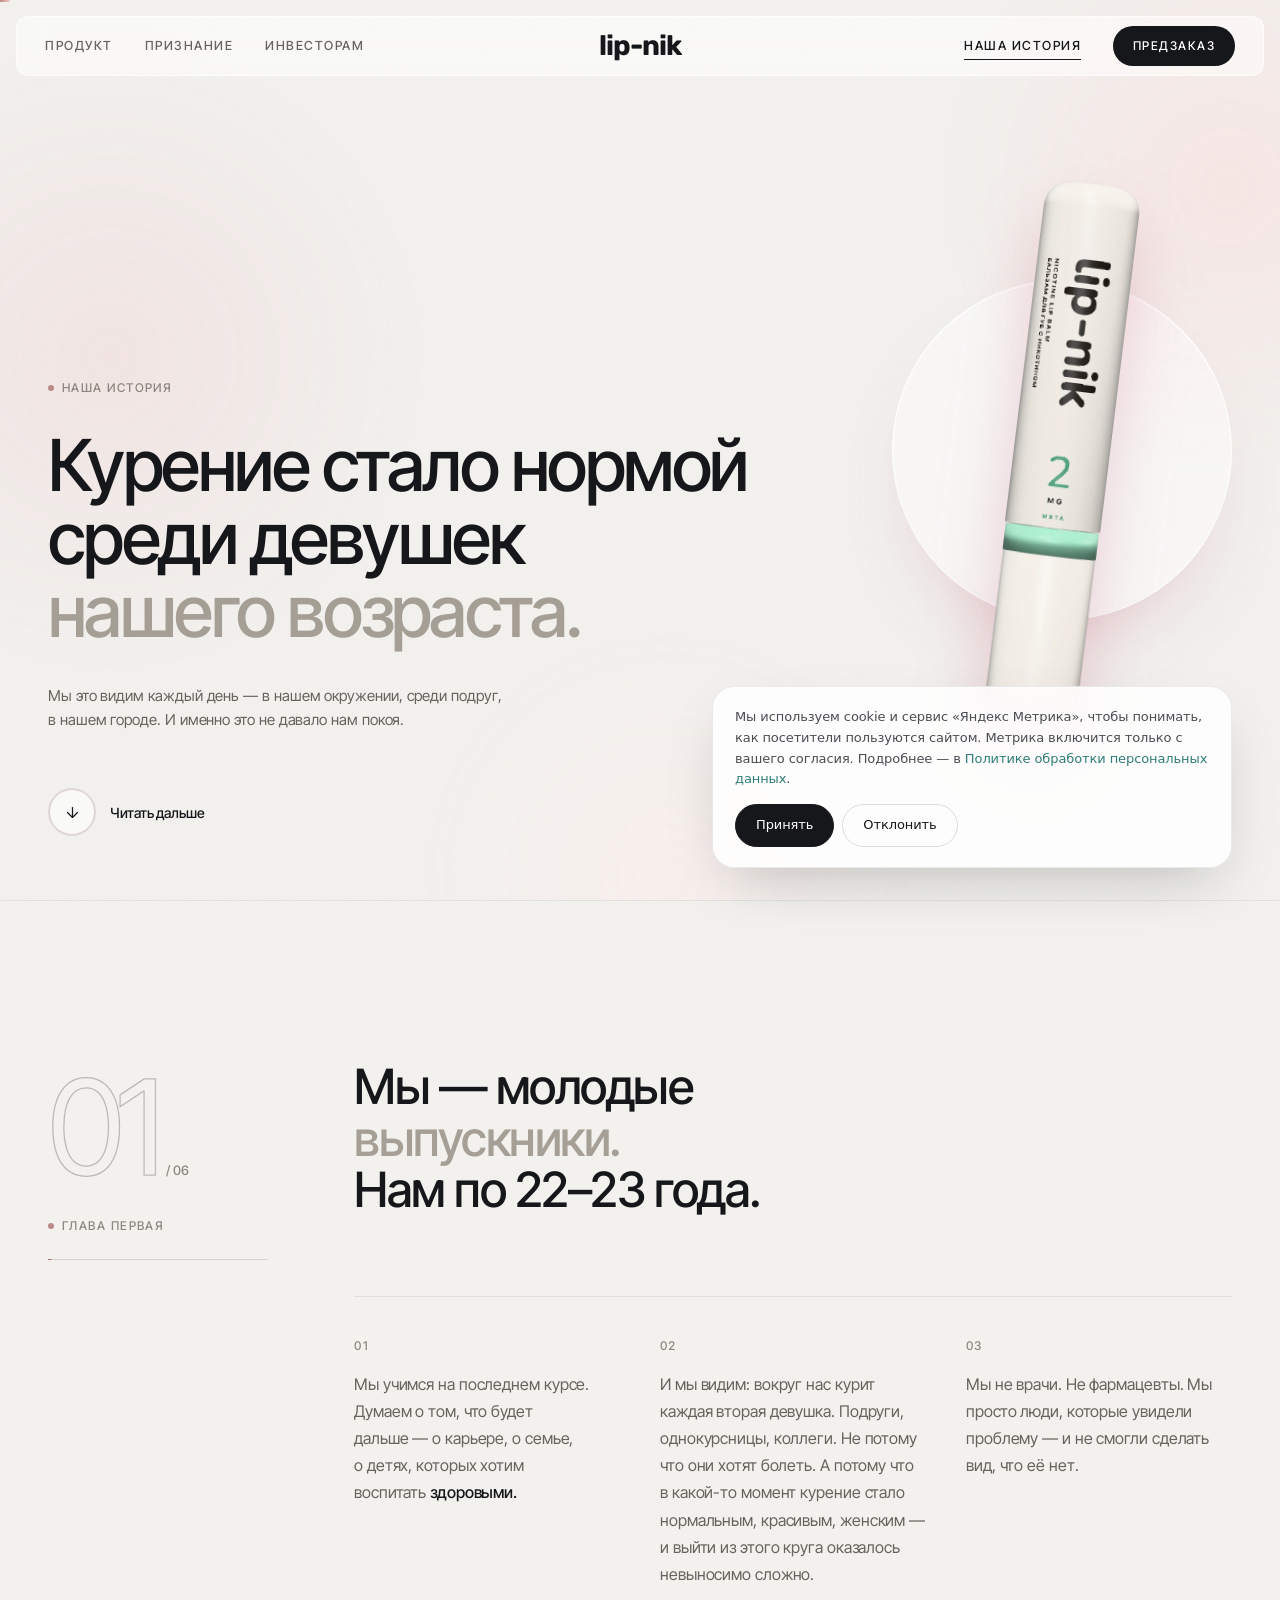
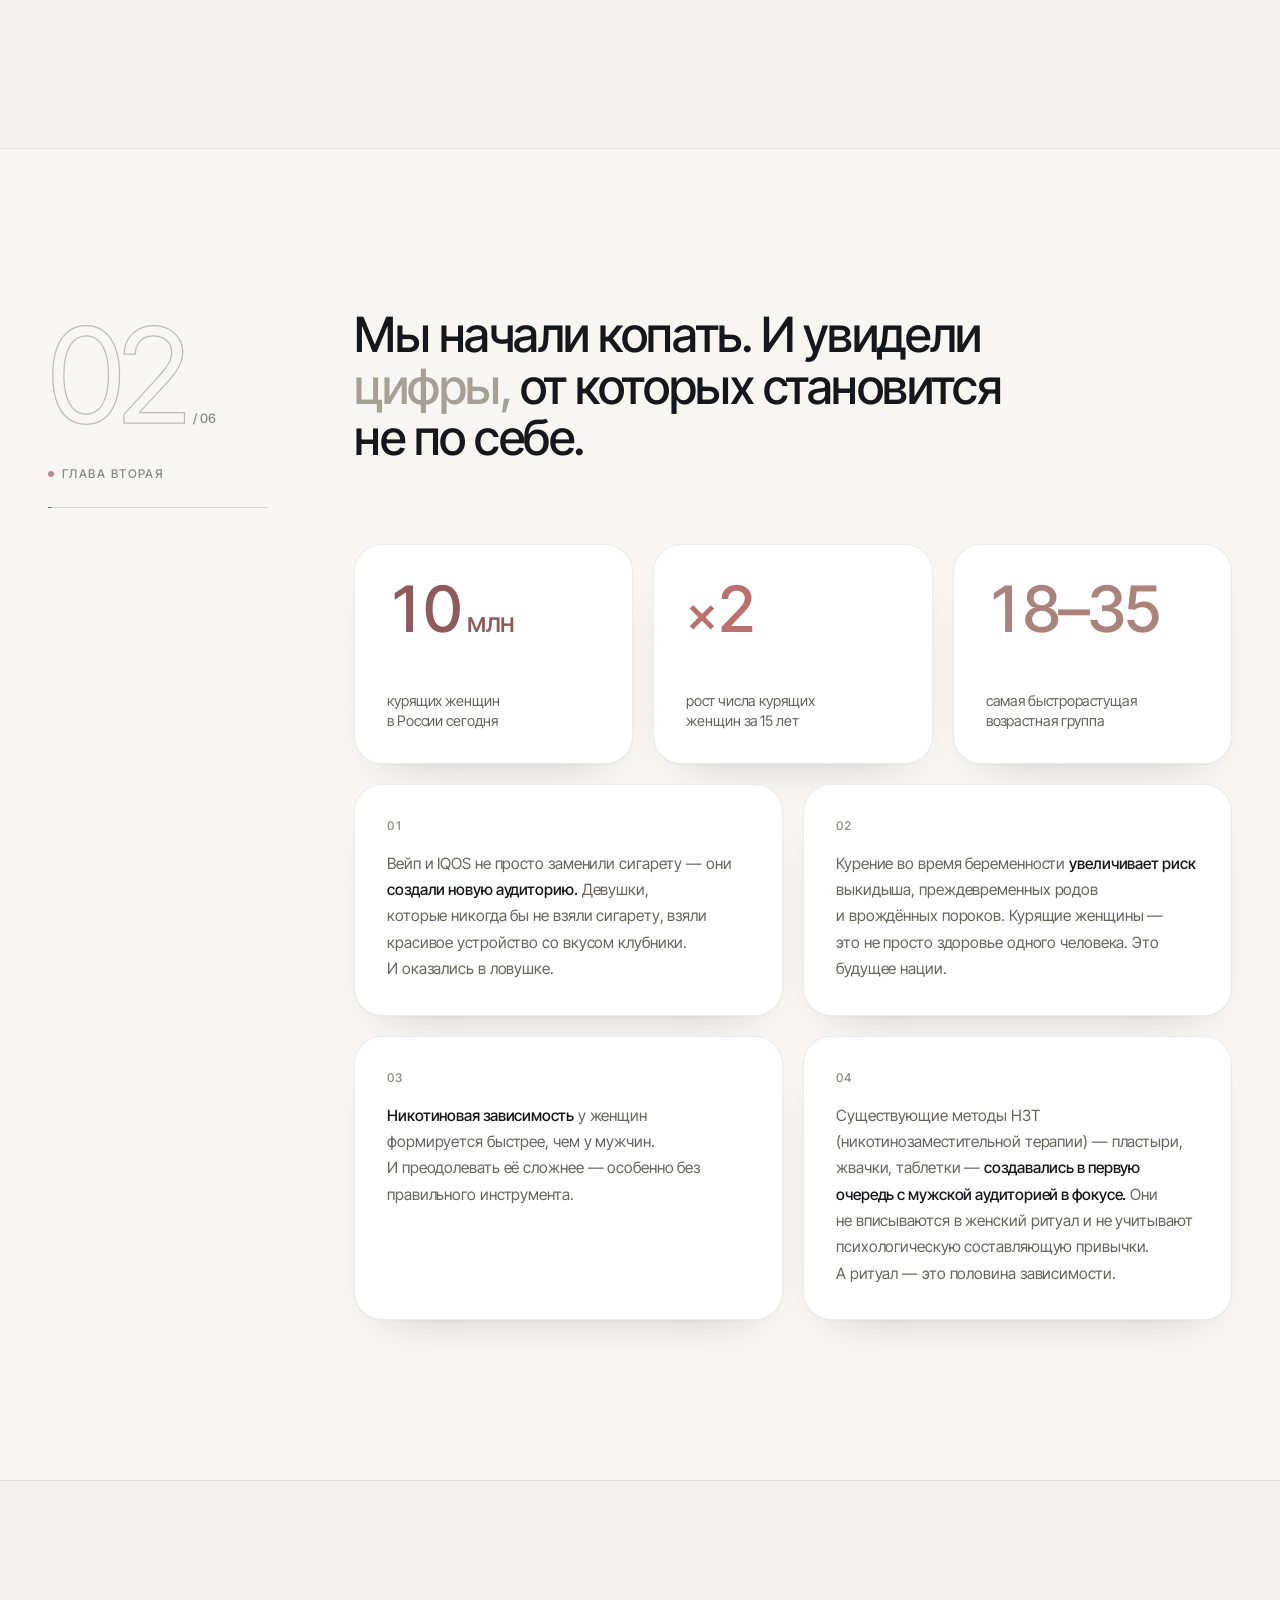
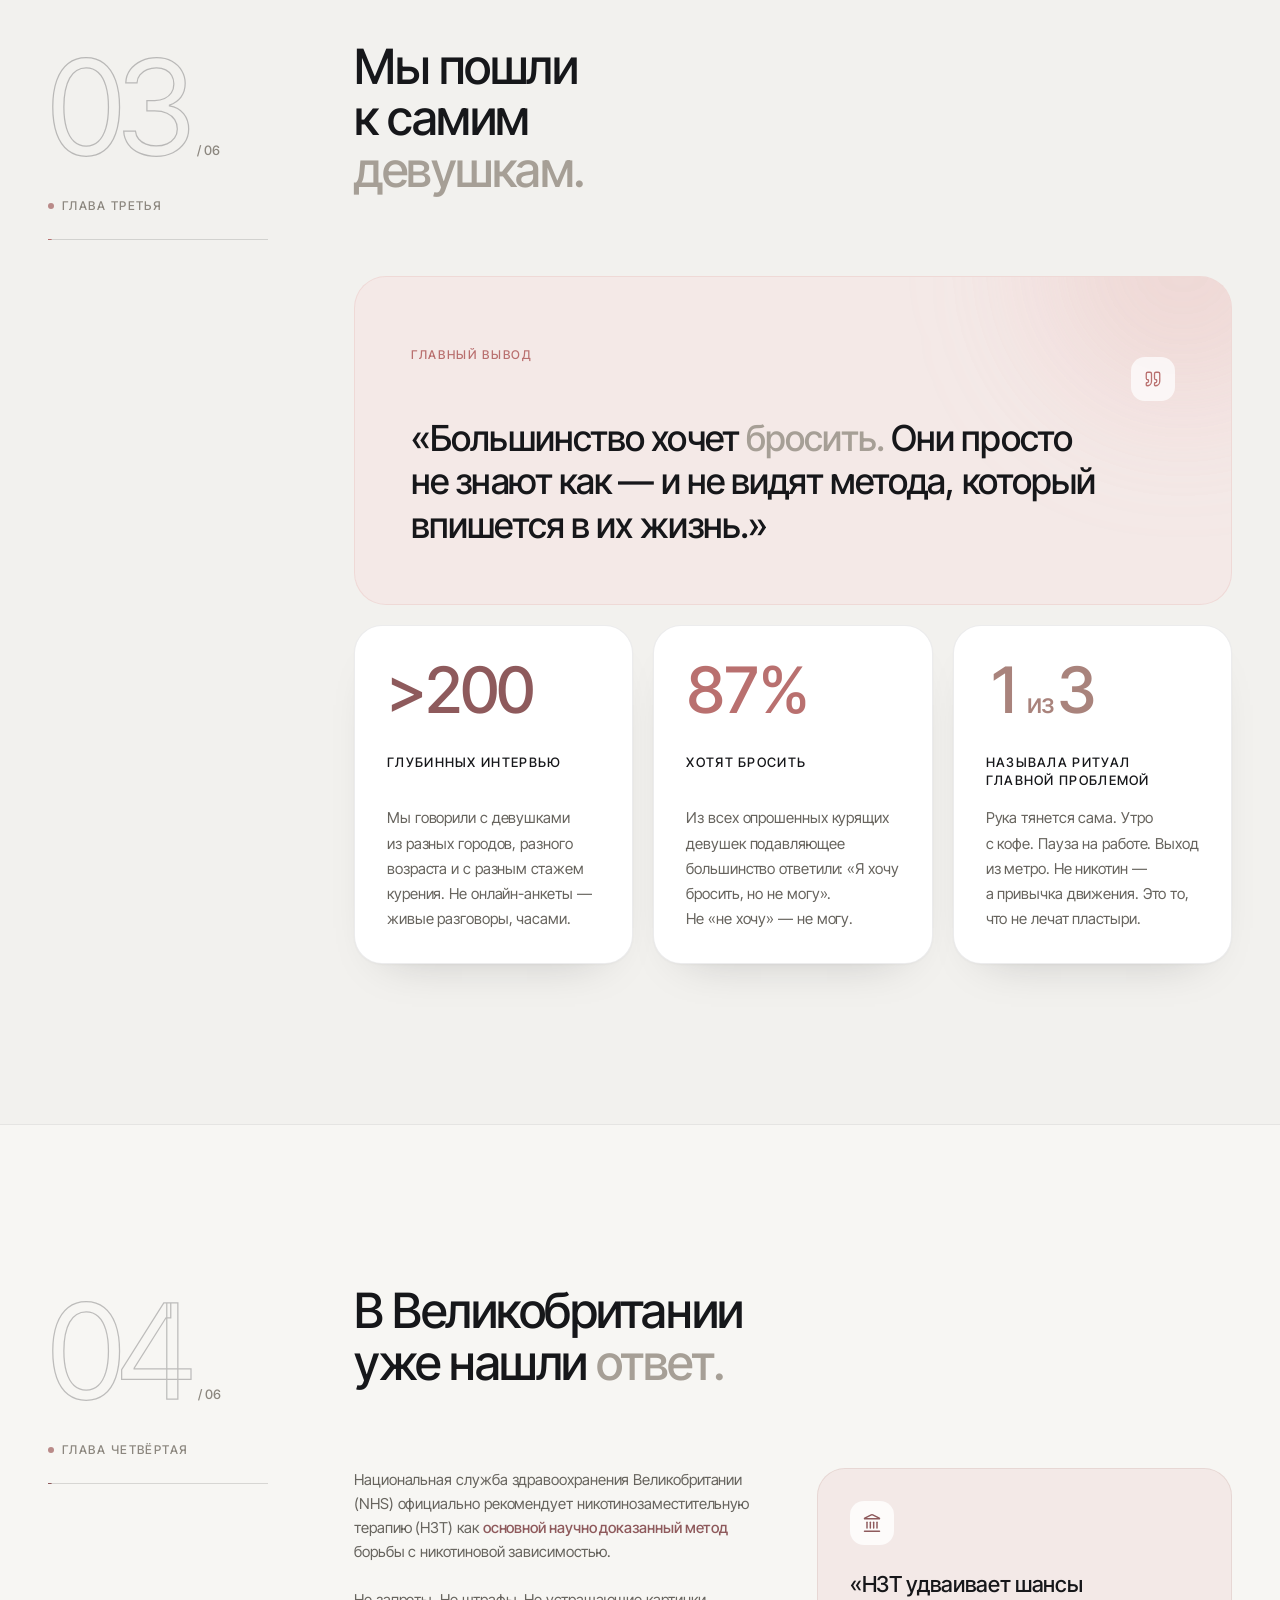
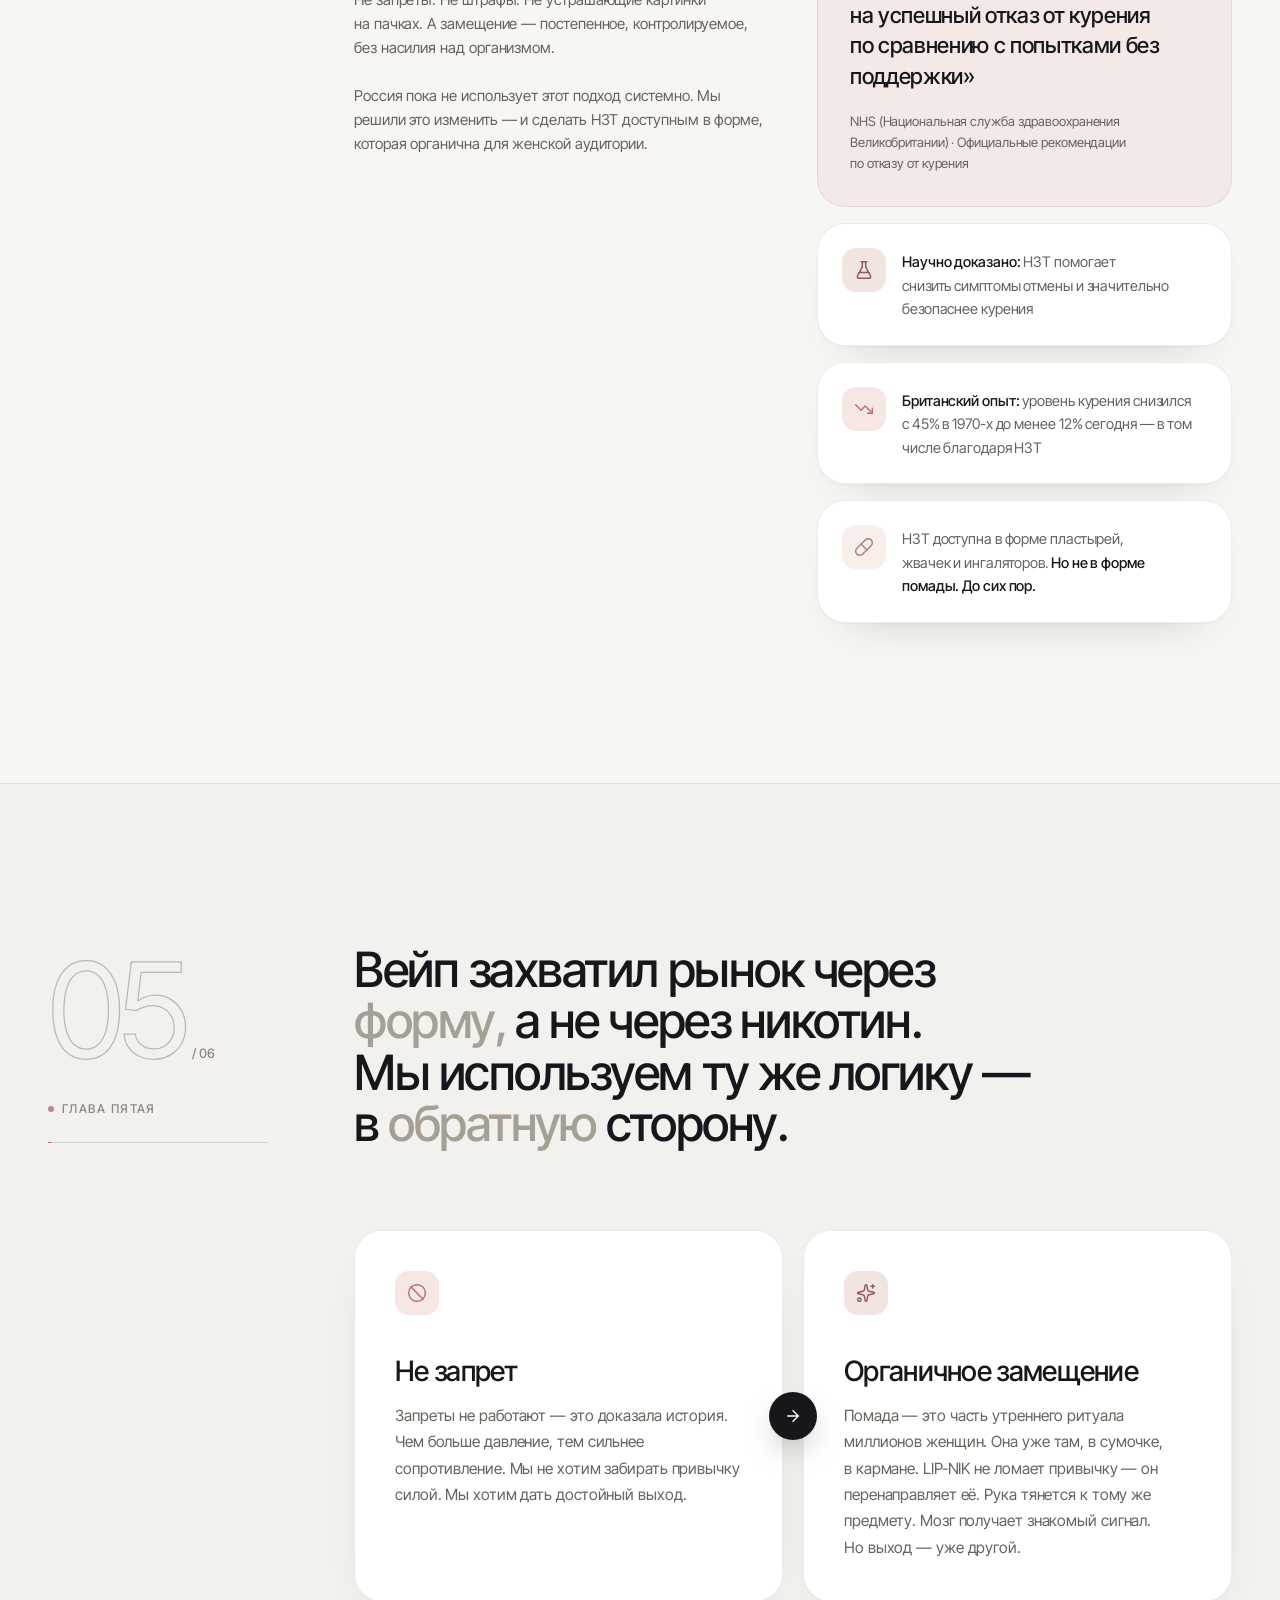
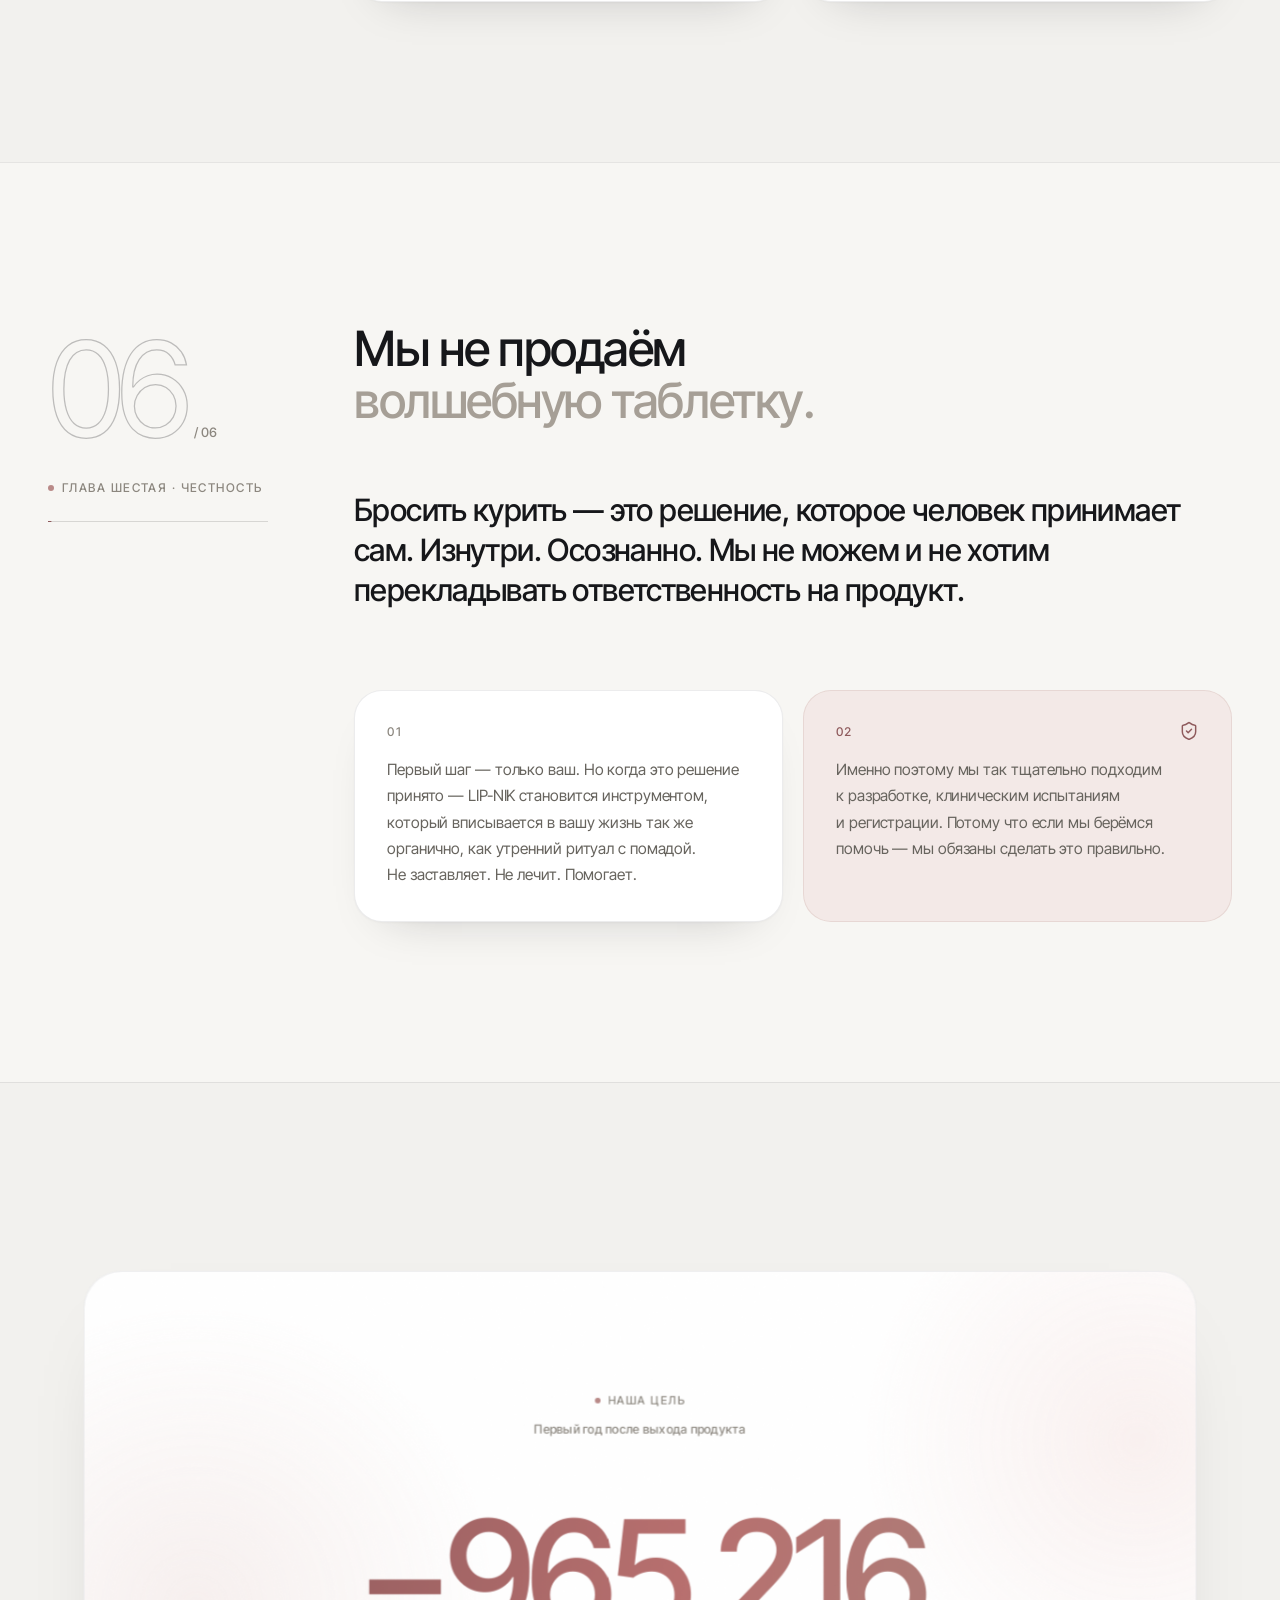
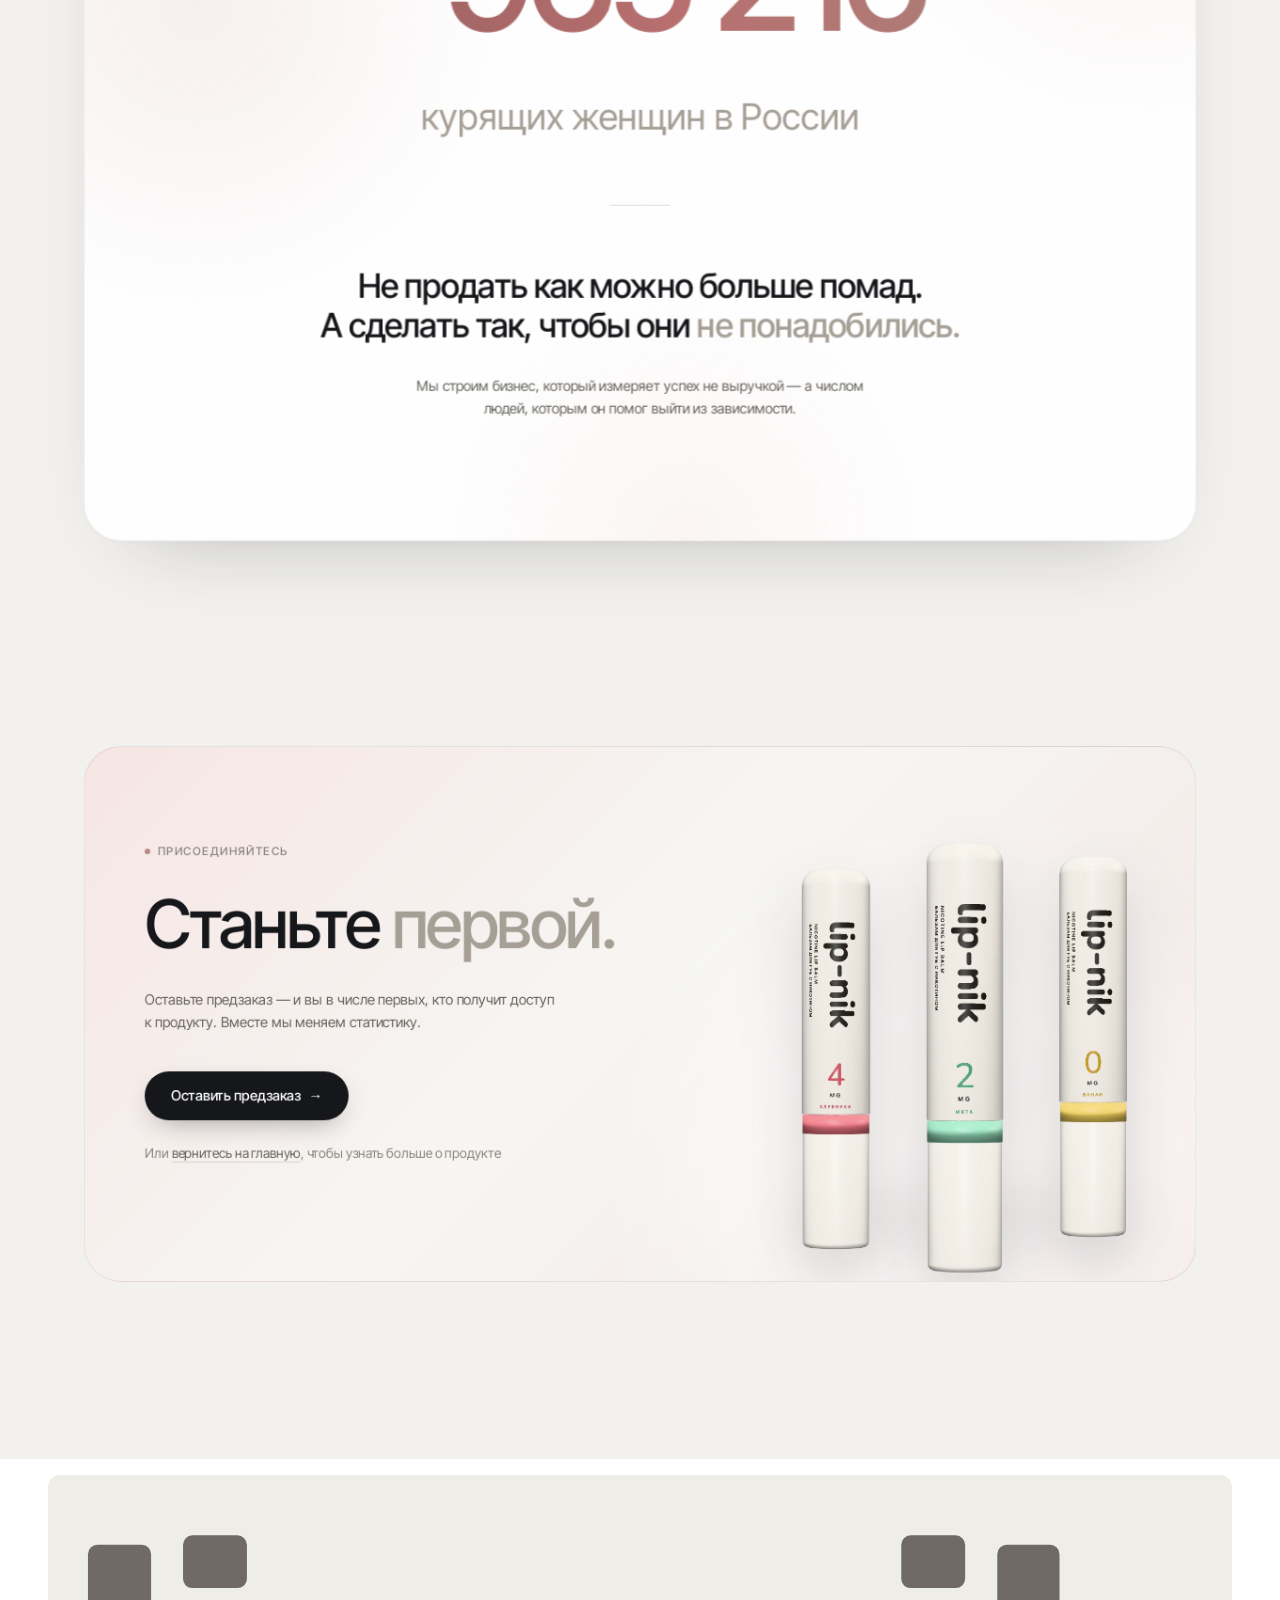
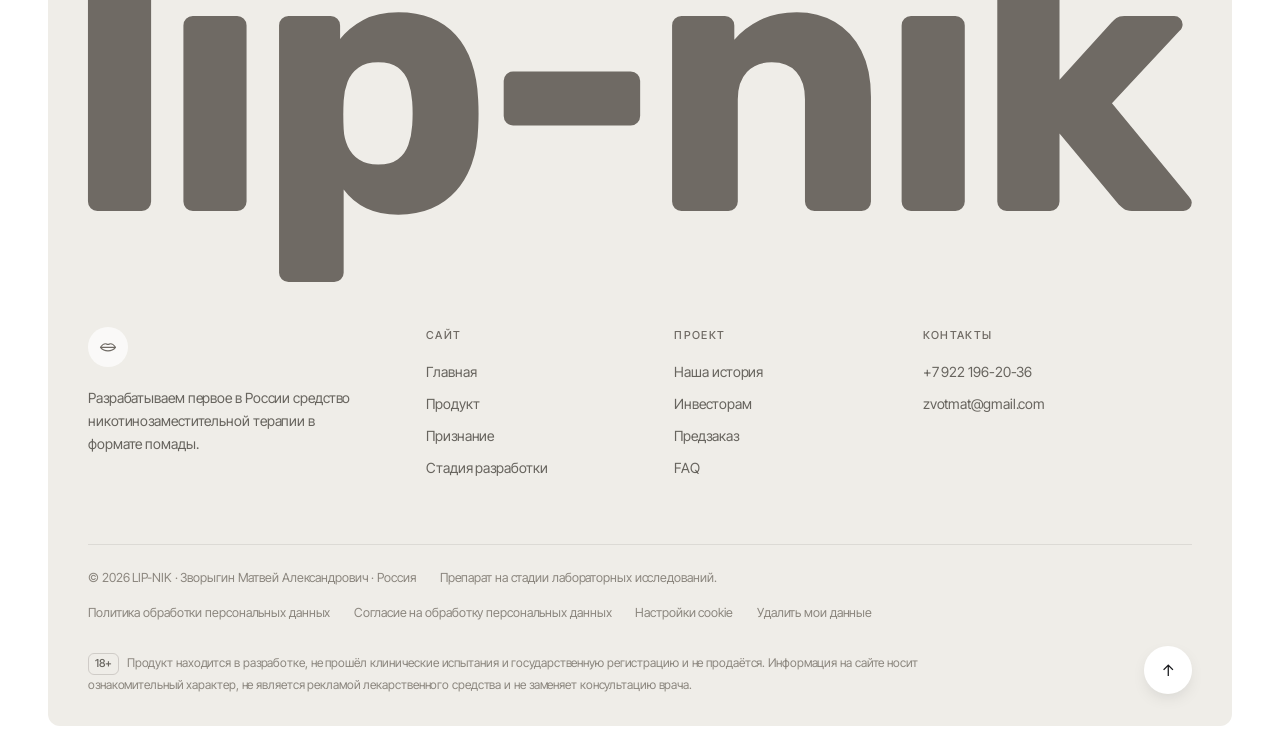
<file: story.html>
<!doctype html>
<html lang="ru">
  <head>
    <meta charset="UTF-8" />
    <meta name="viewport" content="width=device-width, initial-scale=1.0, viewport-fit=cover" />
    <title>Наша история — LIP-NIK</title>
    <meta name="description" content="Почему мы делаем LIP-NIK: курение стало нормой среди девушек нашего возраста — и мы решили дать достойный выход." />
    <meta name="theme-color" content="#F2F1EE" />
    <link rel="canonical" href="https://lipnik.ru/story.html" />
    <link rel="icon" type="image/svg+xml" href="./favicon.svg" />
    <meta property="og:type" content="article" />
    <meta property="og:title" content="Наша история — LIP-NIK" />
    <meta property="og:image" content="https://lipnik.ru/products.png" />
    <meta property="og:url" content="https://lipnik.ru/story.html" />
    <script type="module" crossorigin src="./assets/story-BDJf-E2z.js"></script>
    <link rel="modulepreload" crossorigin href="./assets/quote-DNeeoaFs.js">
    <link rel="stylesheet" crossorigin href="./assets/quote-CzwLNxRL.css">
  </head>
  <body>
    <div id="root"></div>
    <script src="./assets/consent.js" defer></script>
  </body>
</html>
</file>
<file: assets/fonts/fonts.css>
@font-face{font-family:'Cormorant Garamond';font-style:normal;font-weight:300;font-display:swap;src:url(cormorant-garamond-cyrillic-300-normal.woff2) format('woff2');unicode-range:U+0301,U+0400-045F,U+0490-0491,U+04B0-04B1,U+2116}
@font-face{font-family:'Cormorant Garamond';font-style:normal;font-weight:300;font-display:swap;src:url(cormorant-garamond-latin-300-normal.woff2) format('woff2');unicode-range:U+0000-00FF,U+0131,U+0152-0153,U+02BB-02BC,U+02C6,U+02DA,U+02DC,U+0304,U+0308,U+0329,U+2000-206F,U+20AC,U+2122,U+2191,U+2193,U+2212,U+2215,U+FEFF,U+FFFD}
@font-face{font-family:'Cormorant Garamond';font-style:italic;font-weight:300;font-display:swap;src:url(cormorant-garamond-cyrillic-300-italic.woff2) format('woff2');unicode-range:U+0301,U+0400-045F,U+0490-0491,U+04B0-04B1,U+2116}
@font-face{font-family:'Cormorant Garamond';font-style:italic;font-weight:300;font-display:swap;src:url(cormorant-garamond-latin-300-italic.woff2) format('woff2');unicode-range:U+0000-00FF,U+0131,U+0152-0153,U+02BB-02BC,U+02C6,U+02DA,U+02DC,U+0304,U+0308,U+0329,U+2000-206F,U+20AC,U+2122,U+2191,U+2193,U+2212,U+2215,U+FEFF,U+FFFD}
@font-face{font-family:'Cormorant Garamond';font-style:normal;font-weight:400;font-display:swap;src:url(cormorant-garamond-cyrillic-400-normal.woff2) format('woff2');unicode-range:U+0301,U+0400-045F,U+0490-0491,U+04B0-04B1,U+2116}
@font-face{font-family:'Cormorant Garamond';font-style:normal;font-weight:400;font-display:swap;src:url(cormorant-garamond-latin-400-normal.woff2) format('woff2');unicode-range:U+0000-00FF,U+0131,U+0152-0153,U+02BB-02BC,U+02C6,U+02DA,U+02DC,U+0304,U+0308,U+0329,U+2000-206F,U+20AC,U+2122,U+2191,U+2193,U+2212,U+2215,U+FEFF,U+FFFD}
@font-face{font-family:'Cormorant Garamond';font-style:italic;font-weight:400;font-display:swap;src:url(cormorant-garamond-cyrillic-400-italic.woff2) format('woff2');unicode-range:U+0301,U+0400-045F,U+0490-0491,U+04B0-04B1,U+2116}
@font-face{font-family:'Cormorant Garamond';font-style:italic;font-weight:400;font-display:swap;src:url(cormorant-garamond-latin-400-italic.woff2) format('woff2');unicode-range:U+0000-00FF,U+0131,U+0152-0153,U+02BB-02BC,U+02C6,U+02DA,U+02DC,U+0304,U+0308,U+0329,U+2000-206F,U+20AC,U+2122,U+2191,U+2193,U+2212,U+2215,U+FEFF,U+FFFD}
@font-face{font-family:'Geologica';font-style:normal;font-weight:200;font-display:swap;src:url(geologica-cyrillic-200-normal.woff2) format('woff2');unicode-range:U+0301,U+0400-045F,U+0490-0491,U+04B0-04B1,U+2116}
@font-face{font-family:'Geologica';font-style:normal;font-weight:200;font-display:swap;src:url(geologica-latin-200-normal.woff2) format('woff2');unicode-range:U+0000-00FF,U+0131,U+0152-0153,U+02BB-02BC,U+02C6,U+02DA,U+02DC,U+0304,U+0308,U+0329,U+2000-206F,U+20AC,U+2122,U+2191,U+2193,U+2212,U+2215,U+FEFF,U+FFFD}
@font-face{font-family:'Geologica';font-style:normal;font-weight:300;font-display:swap;src:url(geologica-cyrillic-300-normal.woff2) format('woff2');unicode-range:U+0301,U+0400-045F,U+0490-0491,U+04B0-04B1,U+2116}
@font-face{font-family:'Geologica';font-style:normal;font-weight:300;font-display:swap;src:url(geologica-latin-300-normal.woff2) format('woff2');unicode-range:U+0000-00FF,U+0131,U+0152-0153,U+02BB-02BC,U+02C6,U+02DA,U+02DC,U+0304,U+0308,U+0329,U+2000-206F,U+20AC,U+2122,U+2191,U+2193,U+2212,U+2215,U+FEFF,U+FFFD}
@font-face{font-family:'Geologica';font-style:normal;font-weight:400;font-display:swap;src:url(geologica-cyrillic-400-normal.woff2) format('woff2');unicode-range:U+0301,U+0400-045F,U+0490-0491,U+04B0-04B1,U+2116}
@font-face{font-family:'Geologica';font-style:normal;font-weight:400;font-display:swap;src:url(geologica-latin-400-normal.woff2) format('woff2');unicode-range:U+0000-00FF,U+0131,U+0152-0153,U+02BB-02BC,U+02C6,U+02DA,U+02DC,U+0304,U+0308,U+0329,U+2000-206F,U+20AC,U+2122,U+2191,U+2193,U+2212,U+2215,U+FEFF,U+FFFD}
@font-face{font-family:'Geologica';font-style:normal;font-weight:500;font-display:swap;src:url(geologica-cyrillic-500-normal.woff2) format('woff2');unicode-range:U+0301,U+0400-045F,U+0490-0491,U+04B0-04B1,U+2116}
@font-face{font-family:'Geologica';font-style:normal;font-weight:500;font-display:swap;src:url(geologica-latin-500-normal.woff2) format('woff2');unicode-range:U+0000-00FF,U+0131,U+0152-0153,U+02BB-02BC,U+02C6,U+02DA,U+02DC,U+0304,U+0308,U+0329,U+2000-206F,U+20AC,U+2122,U+2191,U+2193,U+2212,U+2215,U+FEFF,U+FFFD}
@font-face{font-family:'Cormorant Garamond';font-style:normal;font-weight:500;font-display:swap;src:url(cormorant-garamond-cyrillic-500-normal.woff2) format('woff2');unicode-range:U+0301,U+0400-045F,U+0490-0491,U+04B0-04B1,U+2116}
@font-face{font-family:'Cormorant Garamond';font-style:normal;font-weight:500;font-display:swap;src:url(cormorant-garamond-latin-500-normal.woff2) format('woff2');unicode-range:U+0000-00FF,U+0131,U+0152-0153,U+02BB-02BC,U+02C6,U+02DA,U+02DC,U+0304,U+0308,U+0329,U+2000-206F,U+20AC,U+2122,U+2191,U+2193,U+2212,U+2215,U+FEFF,U+FFFD}
@font-face{font-family:'Cormorant Garamond';font-style:italic;font-weight:500;font-display:swap;src:url(cormorant-garamond-cyrillic-500-italic.woff2) format('woff2');unicode-range:U+0301,U+0400-045F,U+0490-0491,U+04B0-04B1,U+2116}
@font-face{font-family:'Cormorant Garamond';font-style:italic;font-weight:500;font-display:swap;src:url(cormorant-garamond-latin-500-italic.woff2) format('woff2');unicode-range:U+0000-00FF,U+0131,U+0152-0153,U+02BB-02BC,U+02C6,U+02DA,U+02DC,U+0304,U+0308,U+0329,U+2000-206F,U+20AC,U+2122,U+2191,U+2193,U+2212,U+2215,U+FEFF,U+FFFD}
</file>
<file: assets/legal.css>
*,*::before,*::after{box-sizing:border-box;margin:0;padding:0}
:root{--ink:#2E2230;--cream:#FFFBF8;--rose:#BE3F66;--sage:#266F6B;--muted:#6F6069;--border:rgba(46,34,48,.1);--serif:'Cormorant Garamond',Georgia,serif;--sans:'Geologica',sans-serif}
body{font-family:var(--sans);background:var(--cream);color:var(--ink);font-weight:300;line-height:1.75}
.lnav{position:sticky;top:0;background:rgba(255,251,248,.94);border-bottom:1px solid var(--border);height:68px;display:flex;align-items:center;justify-content:space-between;padding:0 48px;z-index:10}
.lnav a{color:var(--ink);text-decoration:none}
.lnav .logo{font-family:var(--serif);font-size:20px;letter-spacing:.24em;font-weight:500}
.lnav .logo em{color:var(--rose);font-style:normal}
.lnav .back{font-size:11px;letter-spacing:2px;text-transform:uppercase;color:var(--muted)}
.lnav .back:hover{color:var(--rose)}
main{max-width:820px;margin:0 auto;padding:72px 24px 96px}
.eyebrow{font-size:10px;letter-spacing:4px;text-transform:uppercase;color:var(--rose);margin-bottom:18px}
h1{font-family:var(--serif);font-weight:500;font-size:clamp(34px,5vw,52px);line-height:1.12;letter-spacing:-1px;margin-bottom:16px}
.meta{font-size:13px;color:var(--muted);margin-bottom:48px}
h2{font-family:var(--serif);font-weight:500;font-size:24px;margin:44px 0 14px;line-height:1.3}
p,li{font-size:15px;color:#4A3D47;margin-bottom:12px}
ul,ol{padding-left:22px;margin-bottom:12px}
a{color:var(--sage)}
.card{border:1px solid var(--border);background:#fff;padding:24px 28px;margin:20px 0;border-radius:20px}
.card p{margin-bottom:6px}
table{width:100%;border-collapse:collapse;margin:16px 0 20px;font-size:14px}
th,td{border:1px solid var(--border);padding:12px 14px;text-align:left;vertical-align:top}
th{background:#FBECE9;font-weight:400}
footer{border-top:1px solid var(--border);padding:32px 24px;text-align:center;font-size:12px;color:var(--muted)}
footer a{margin:0 10px}
@media(max-width:640px){.lnav{padding:0 20px}main{padding:48px 20px 72px}table,thead,tbody,tr,th,td{display:block}th{display:none}td{border:none;border-bottom:1px solid var(--border);padding:10px 0}td::before{content:attr(data-l);display:block;font-size:11px;letter-spacing:1.5px;text-transform:uppercase;color:var(--rose);margin-bottom:4px}}
</file>
